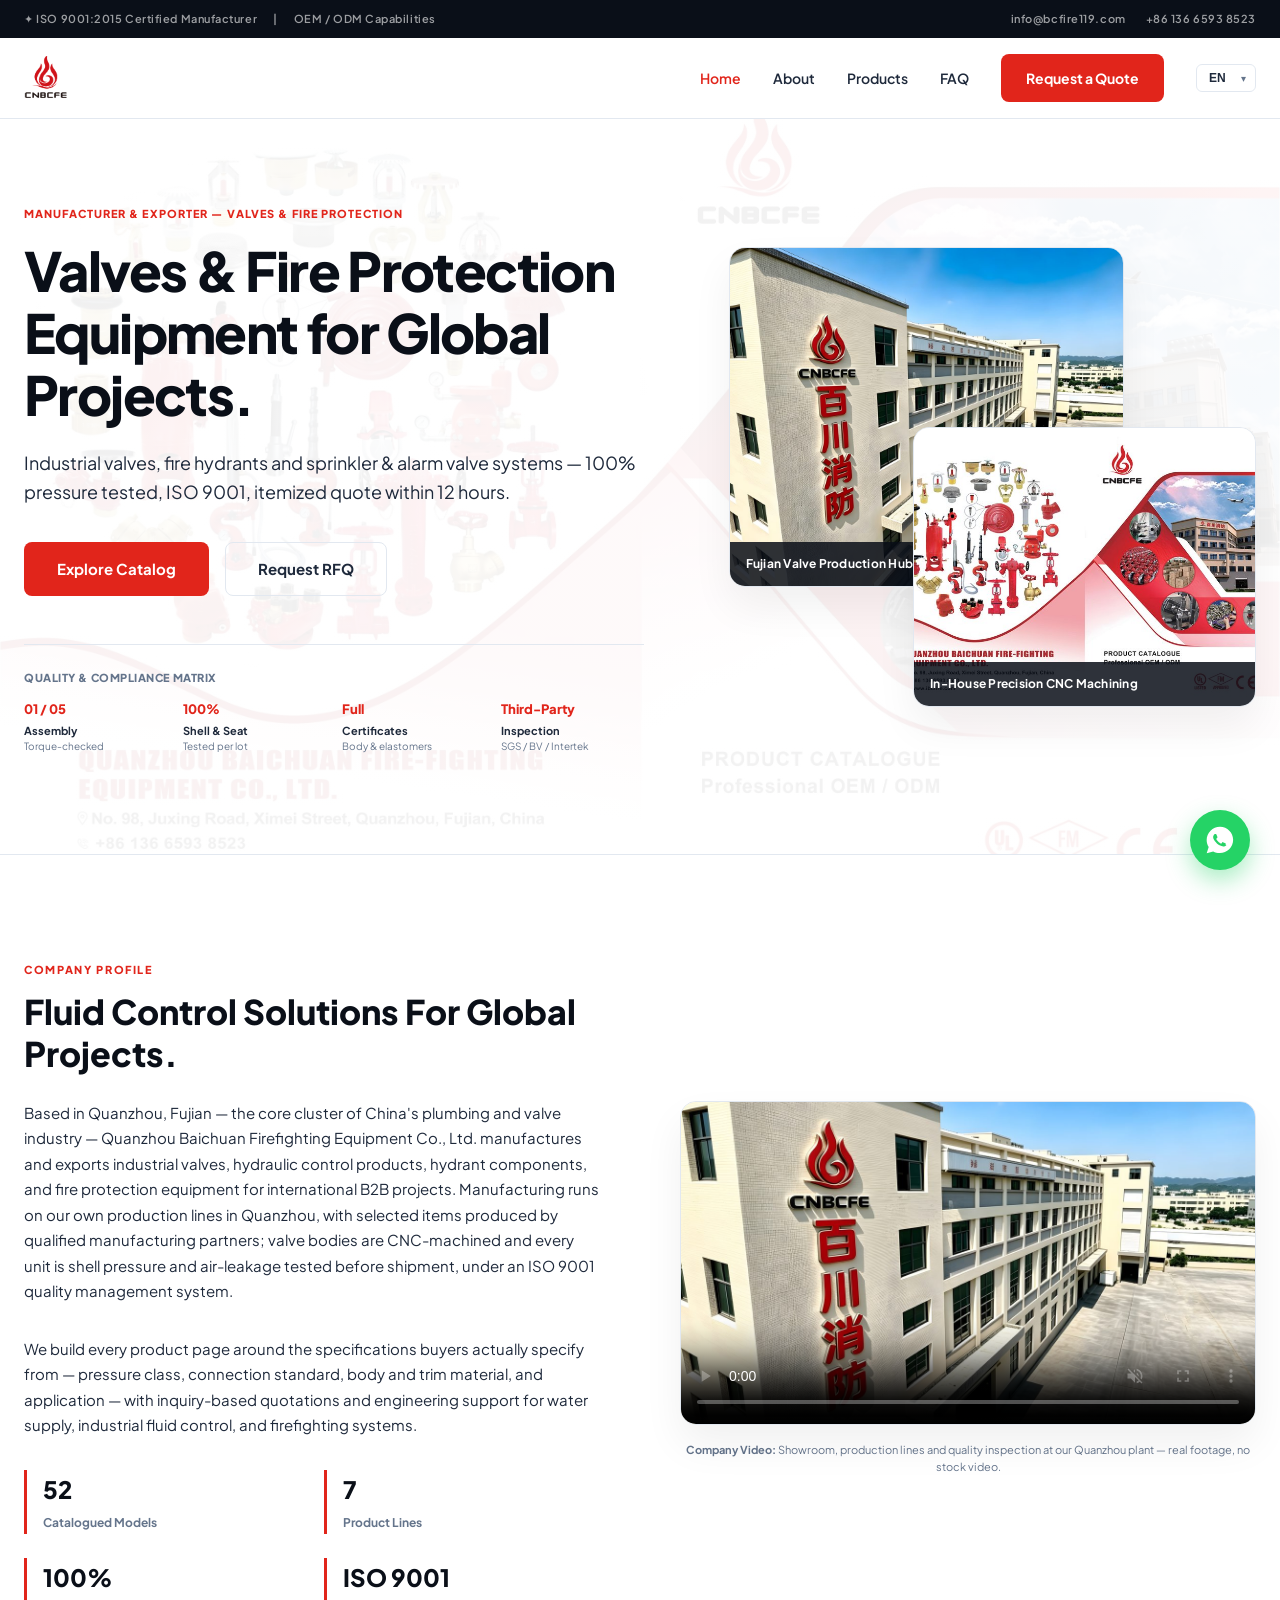
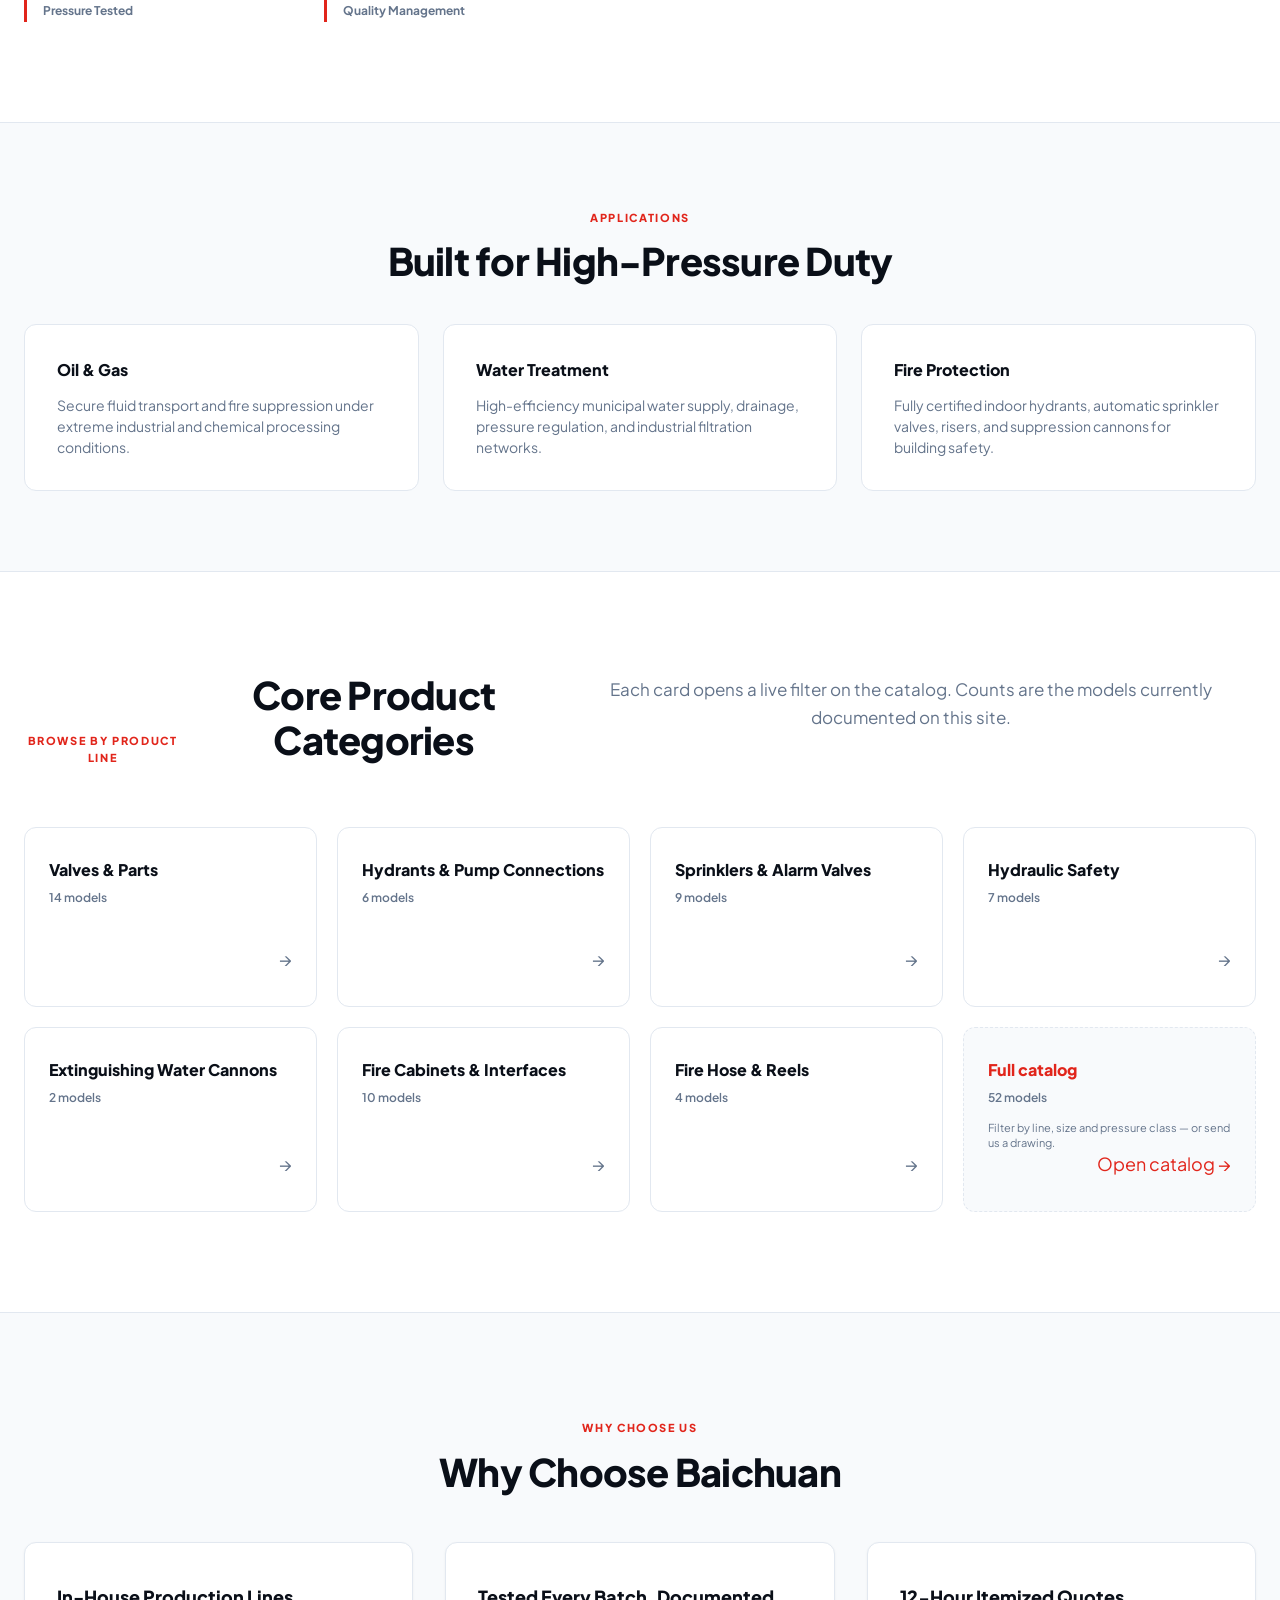
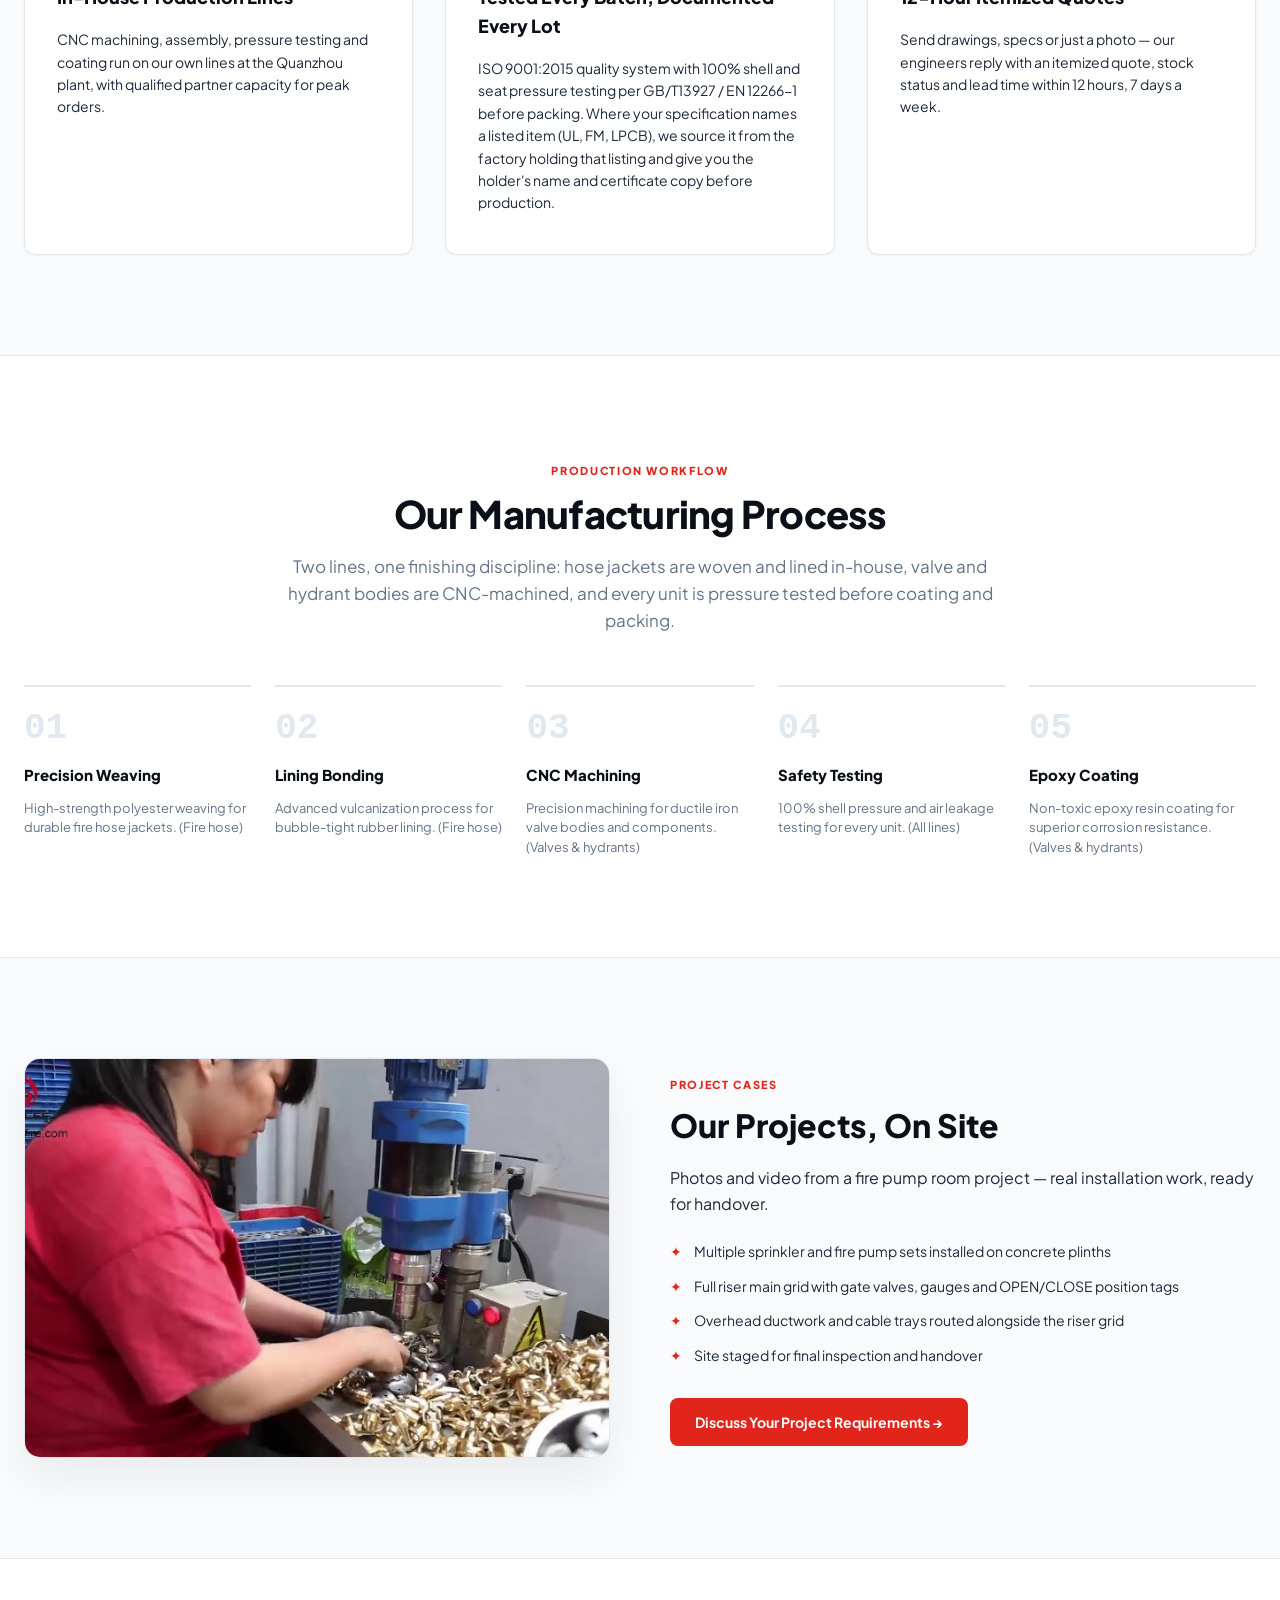
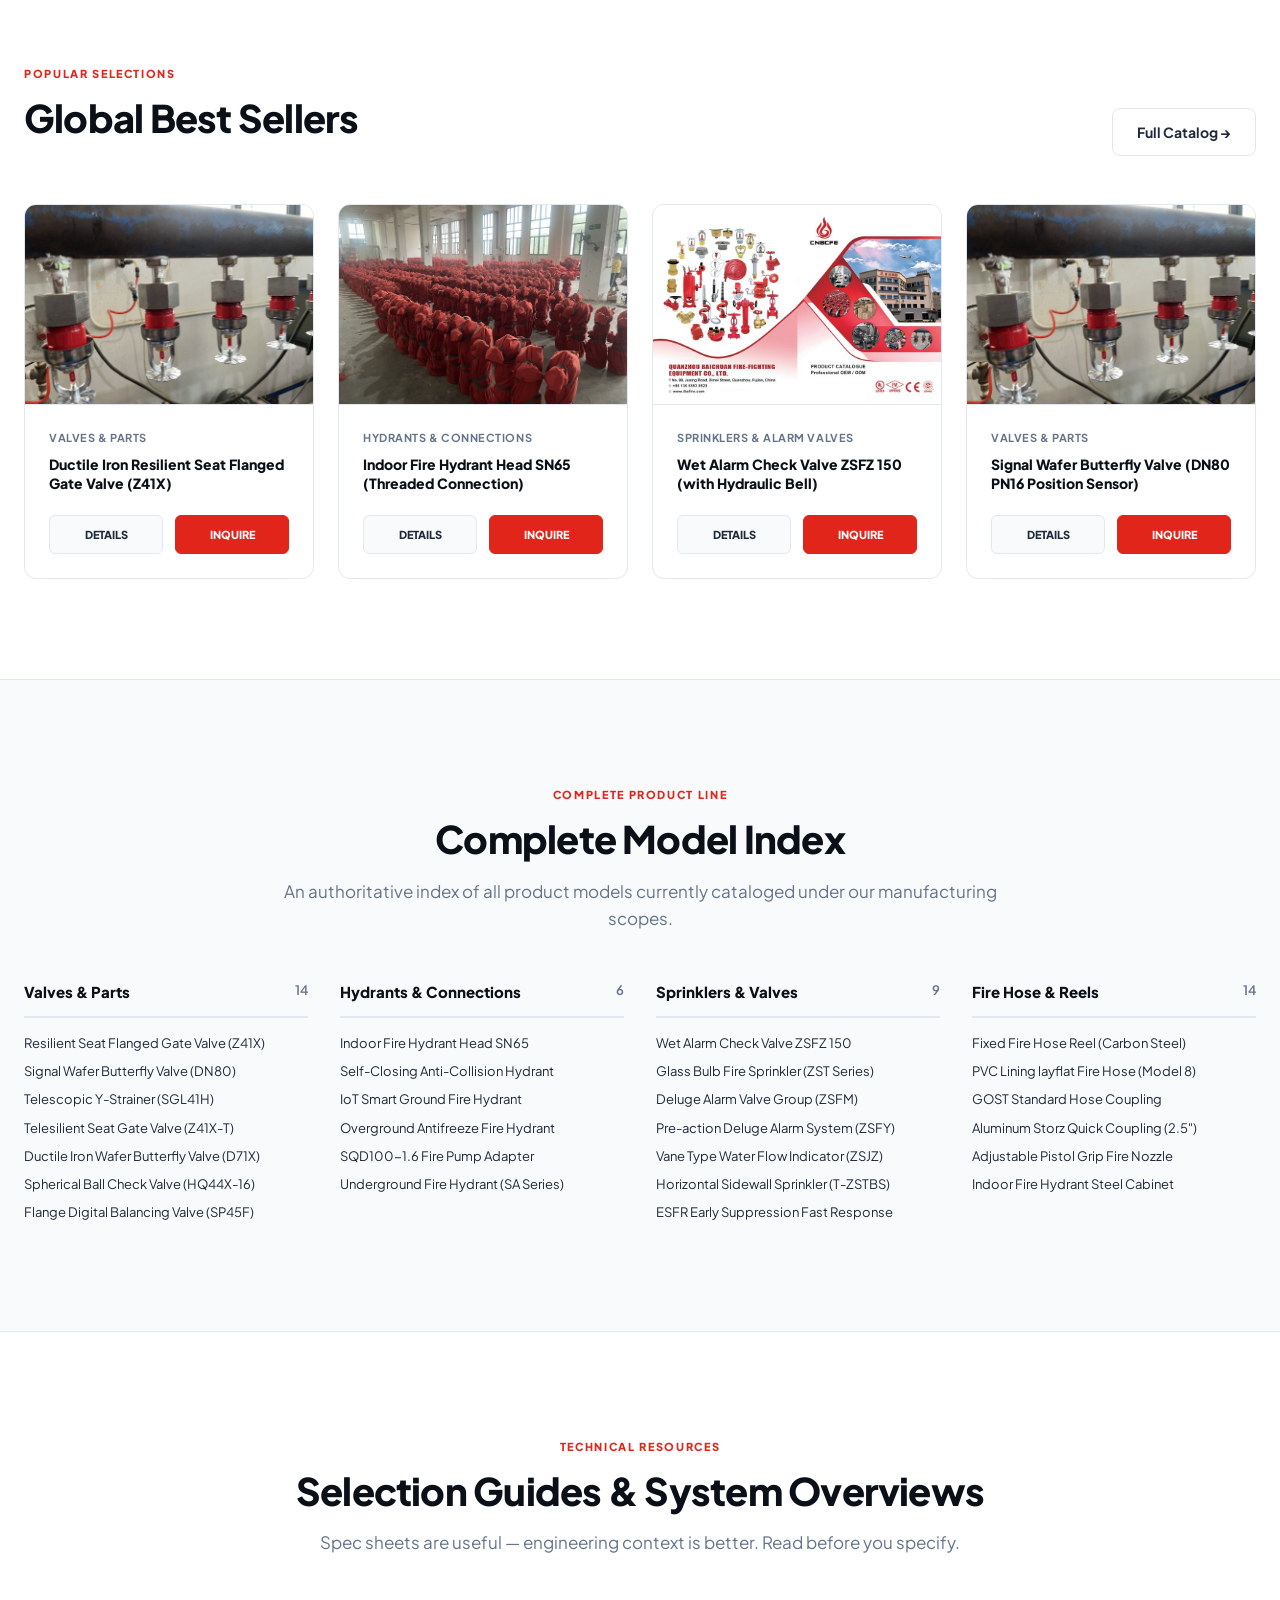
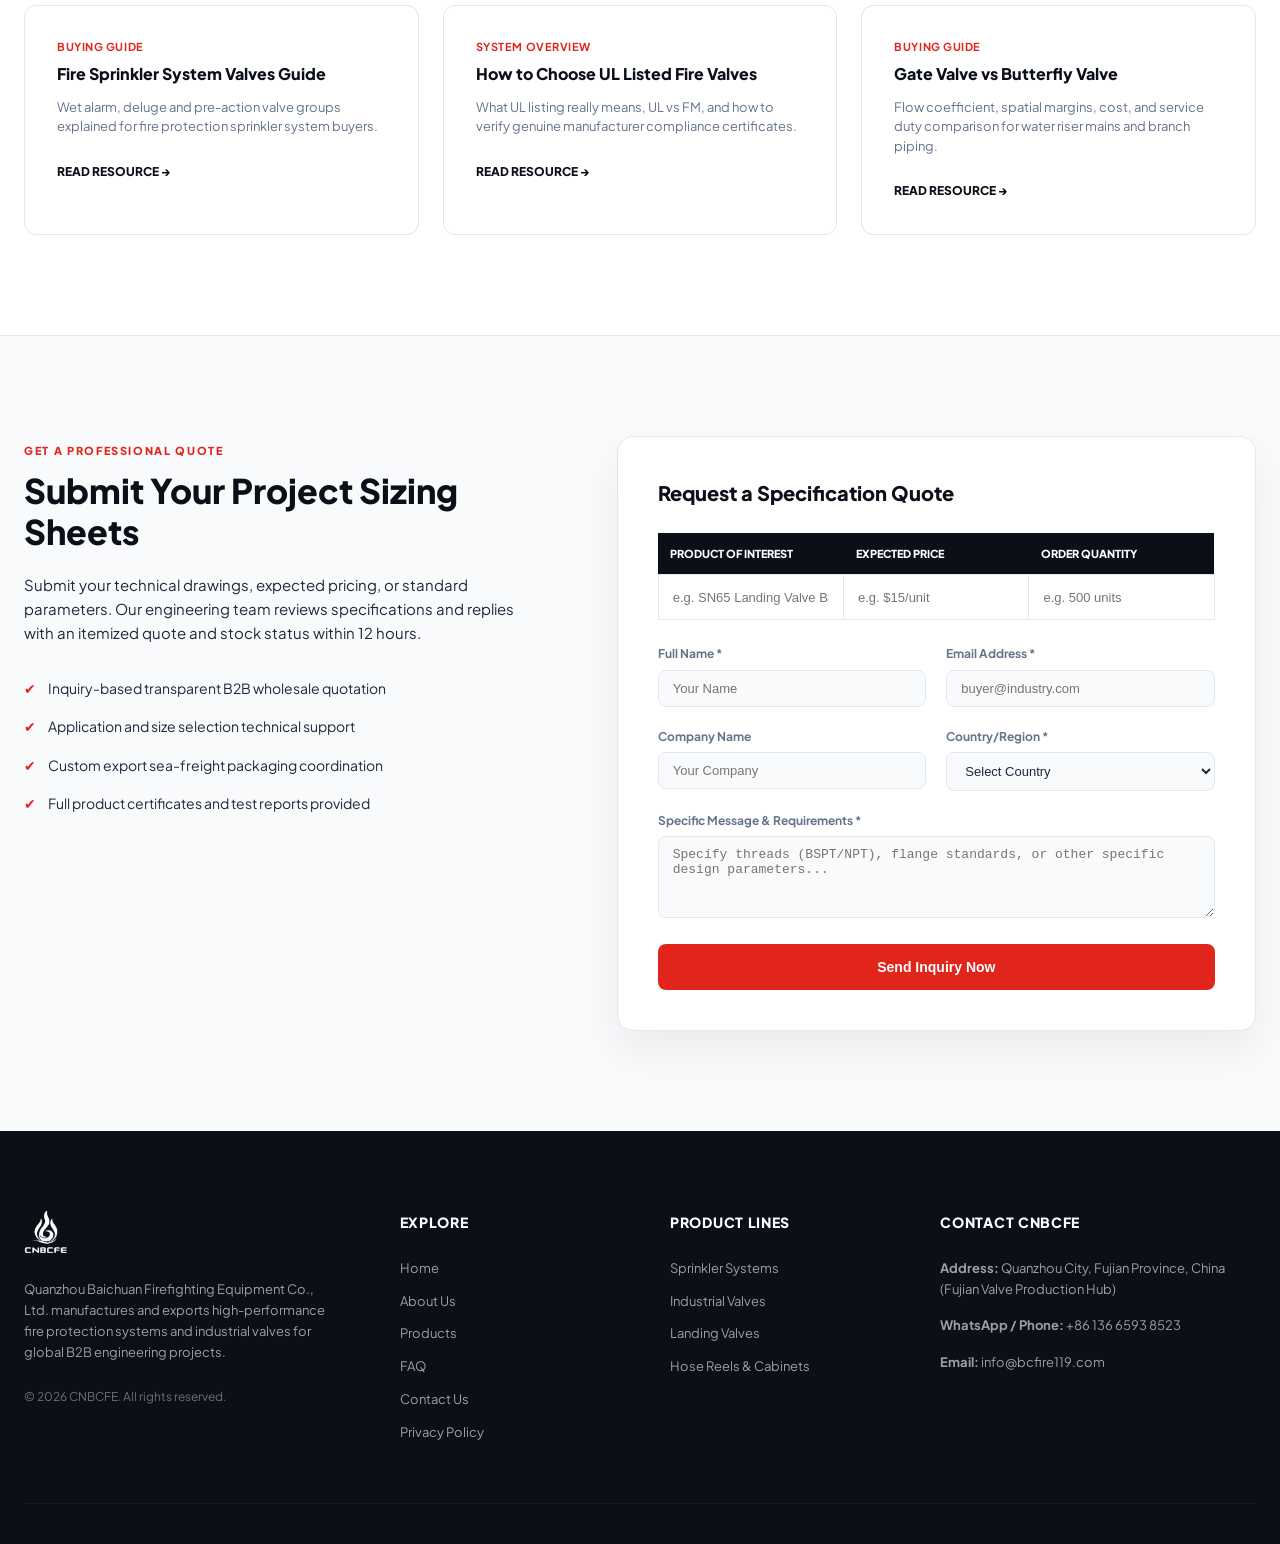
<file: index.html>
<!doctype html>
<html lang="en">
<head>
  <meta charset="utf-8">
  <meta name="viewport" content="width=device-width, initial-scale=1">
  <title>Valves & Fire Protection Equipment for Global Projects | Quanzhou Baichuan Firefighting</title>
  <meta name="description" content="ISO 9001 certified manufacturer of industrial valves, fire hydrants and sprinkler & alarm valve systems. 100% pressure tested, itemized quote within 12 hours.">
  <link rel="stylesheet" href="assets/styles.css?v=2.5">
</head>
<body>

  <!-- Topbar -->
  <div class="topbar">
    <div class="container topbar-inner">
      <div class="topbar-info">
        <span>✦ ISO 9001:2015 Certified Manufacturer</span>
        <span class="separator">|</span>
        <span>OEM / ODM Capabilities</span>
      </div>
      <div class="topbar-links">
        <a href="mailto:info@bcfire119.com">info@bcfire119.com</a>
        <a href="tel:+8613665938523">+86 136 6593 8523</a>
      </div>
    </div>
  </div>

  <!-- Header -->
  <header class="site-header">
    <div class="container nav-wrap">
      <a class="brand" href="index.html" aria-label="Baichuan Fire Home">
        <img class="logo-img" src="assets/images/logo.png" alt="CNBCFE Logo">
      </a>
      
      <button class="nav-toggle" aria-label="Toggle navigation" aria-expanded="false">
        <span></span>
        <span></span>
        <span></span>
      </button>

      <nav class="nav-menu" aria-label="Main Navigation">
        <a class="nav-link active" href="index.html">Home</a>
        <a class="nav-link" href="about.html">About</a>
        <a class="nav-link" href="products.html">Products</a>
        <a class="nav-link" href="faq.html">FAQ</a>
        <a class="btn btn-primary" href="contact.html">Request a Quote</a>
        <div class="lang-select-wrapper">
          <select class="lang-select" id="languageSelect" aria-label="Select Language">
            <option value="en">EN</option>
            <option value="ru">RU</option>
            <option value="pt">PT</option>
            <option value="hi">HI</option>
          </select>
        </div>
      </nav>
    </div>
  </header>

  <main>
    <!-- Hero Section (Wanlian Two-Column Style) -->
    <section class="hero-section">
      <div class="container hero-inner">
        <div class="hero-content">
          <span class="hero-badge">MANUFACTURER & EXPORTER — VALVES & FIRE PROTECTION</span>
          <h1 class="hero-title">Valves & Fire Protection Equipment for Global Projects.</h1>
          <p class="hero-subtitle">Industrial valves, fire hydrants and sprinkler & alarm valve systems — 100% pressure tested, ISO 9001, itemized quote within 12 hours.</p>
          <div class="hero-actions">
            <a class="btn btn-primary btn-lg" href="products.html">Explore Catalog</a>
            <a class="btn btn-outline btn-lg" href="#rfq">Request RFQ</a>
          </div>
          
          <!-- Wanlian Trust Highlights -->
          <div class="hero-trust-bar">
            <h4 class="trust-bar-title">Quality & Compliance Matrix</h4>
            <div class="trust-items-grid">
              <div class="trust-item-mini">
                <span class="trust-item-num">01 / 05</span>
                <span class="trust-item-label">Assembly</span>
                <span class="trust-item-sub">Torque-checked</span>
              </div>
              <div class="trust-item-mini">
                <span class="trust-item-num">100%</span>
                <span class="trust-item-label">Shell & Seat</span>
                <span class="trust-item-sub">Tested per lot</span>
              </div>
              <div class="trust-item-mini">
                <span class="trust-item-num">Full</span>
                <span class="trust-item-label">Certificates</span>
                <span class="trust-item-sub">Body & elastomers</span>
              </div>
              <div class="trust-item-mini">
                <span class="trust-item-num">Third-Party</span>
                <span class="trust-item-label">Inspection</span>
                <span class="trust-item-sub">SGS / BV / Intertek</span>
              </div>
            </div>
          </div>
        </div>
        
        <div class="hero-visual">
          <div class="hero-image-grid">
            <div class="hero-img-card hero-img-1">
              <img src="assets/images/manufacture-1.jpg" alt="Baichuan Plant Office Exterior">
              <div class="img-caption">Fujian Valve Production Hub</div>
            </div>
            <div class="hero-img-card hero-img-2">
              <img src="assets/images/product-showcase.jpg" alt="Precision CNC Machining Center">
              <div class="img-caption">In-House Precision CNC Machining</div>
            </div>
          </div>
        </div>
      </div>
    </section>

    <!-- Company Profile (Light Style with video inline) -->
    <section class="profile-section">
      <div class="container profile-inner">
        <div class="profile-content">
          <span class="section-badge">COMPANY PROFILE</span>
          <h2>Fluid Control Solutions For Global Projects.</h2>
          <p>Based in Quanzhou, Fujian — the core cluster of China's plumbing and valve industry — Quanzhou Baichuan Firefighting Equipment Co., Ltd. manufactures and exports industrial valves, hydraulic control products, hydrant components, and fire protection equipment for international B2B projects. Manufacturing runs on our own production lines in Quanzhou, with selected items produced by qualified manufacturing partners; valve bodies are CNC-machined and every unit is shell pressure and air-leakage tested before shipment, under an ISO 9001 quality management system.</p>
          <p>We build every product page around the specifications buyers actually specify from — pressure class, connection standard, body and trim material, and application — with inquiry-based quotations and engineering support for water supply, industrial fluid control, and firefighting systems.</p>
          
          <div class="profile-stats">
            <div class="p-stat-item">
              <span class="p-stat-num">52</span>
              <span class="p-stat-label">Catalogued Models</span>
            </div>
            <div class="p-stat-item">
              <span class="p-stat-num">7</span>
              <span class="p-stat-label">Product Lines</span>
            </div>
            <div class="p-stat-item">
              <span class="p-stat-num">100%</span>
              <span class="p-stat-label">Pressure Tested</span>
            </div>
            <div class="p-stat-item">
              <span class="p-stat-num">ISO 9001</span>
              <span class="p-stat-label">Quality Management</span>
            </div>
          </div>
        </div>
        
        <div class="profile-video-container">
          <div class="video-player-wrapper">
            <video controls autoplay muted loop playsinline poster="assets/images/manufacture-1.jpg" preload="auto">
              <source src="assets/videos/company_video.mp4" type="video/mp4">
              Your browser does not support the video tag.
            </video>
          </div>
          <p style="font-size: 11px; color: var(--text-muted); text-align: center; margin-top: 16px;">
            <strong>Company Video:</strong> Showroom, production lines and quality inspection at our Quanzhou plant — real footage, no stock video.
          </p>
        </div>
      </div>
    </section>

    <!-- Where They Are Used -->
    <section class="applications-section">
      <div class="container">
        <div class="section-header text-center">
          <span class="section-badge">APPLICATIONS</span>
          <h2 class="section-title">Built for High-Pressure Duty</h2>
        </div>
        
        <div class="app-grid">
          <div class="app-card">
            <h4>Oil & Gas</h4>
            <p>Secure fluid transport and fire suppression under extreme industrial and chemical processing conditions.</p>
          </div>
          <div class="app-card">
            <h4>Water Treatment</h4>
            <p>High-efficiency municipal water supply, drainage, pressure regulation, and industrial filtration networks.</p>
          </div>
          <div class="app-card">
            <h4>Fire Protection</h4>
            <p>Fully certified indoor hydrants, automatic sprinkler valves, risers, and suppression cannons for building safety.</p>
          </div>
        </div>
      </div>
    </section>

    <!-- Browse by Product Line -->
    <section class="categories-section">
      <div class="container">
        <div class="section-header text-center">
          <span class="section-badge">Browse by Product Line</span>
          <h2 class="section-title">Core Product Categories</h2>
          <p class="section-desc" style="margin: 0 auto 48px;">Each card opens a live filter on the catalog. Counts are the models currently documented on this site.</p>
        </div>

        <div class="category-grid">
          <a class="category-card" href="products/valves.html">
            <div>
              <div class="cat-title">Valves & Parts</div>
              <div class="cat-count">14 models</div>
            </div>
            <div class="cat-arrow">→</div>
          </a>

          <a class="category-card" href="products/hydrants.html">
            <div>
              <div class="cat-title">Hydrants & Pump Connections</div>
              <div class="cat-count">6 models</div>
            </div>
            <div class="cat-arrow">→</div>
          </a>

          <a class="category-card" href="products/sprinklers.html">
            <div>
              <div class="cat-title">Sprinklers & Alarm Valves</div>
              <div class="cat-count">9 models</div>
            </div>
            <div class="cat-arrow">→</div>
          </a>

          <a class="category-card" href="products/valves.html">
            <div>
              <div class="cat-title">Hydraulic Safety</div>
              <div class="cat-count">7 models</div>
            </div>
            <div class="cat-arrow">→</div>
          </a>

          <a class="category-card" href="products/sprinklers.html">
            <div>
              <div class="cat-title">Extinguishing Water Cannons</div>
              <div class="cat-count">2 models</div>
            </div>
            <div class="cat-arrow">→</div>
          </a>

          <a class="category-card" href="products/hose-reels.html">
            <div>
              <div class="cat-title">Fire Cabinets & Interfaces</div>
              <div class="cat-count">10 models</div>
            </div>
            <div class="cat-arrow">→</div>
          </a>

          <a class="category-card" href="products/hose-reels.html">
            <div>
              <div class="cat-title">Fire Hose & Reels</div>
              <div class="cat-count">4 models</div>
            </div>
            <div class="cat-arrow">→</div>
          </a>

          <a class="category-card cta-card" href="products.html">
            <div>
              <div class="cat-title">Full catalog</div>
              <div class="cat-count">52 models</div>
              <p style="font-size: 11px; color: var(--text-muted); margin-top: 12px; line-height: 1.4;">Filter by line, size and pressure class — or send us a drawing.</p>
            </div>
            <div class="cat-arrow" style="color: var(--primary);">Open catalog →</div>
          </a>
        </div>
      </div>
    </section>

    <!-- Why Choose Us -->
    <section class="why-section">
      <div class="container">
        <div class="section-header text-center">
          <span class="section-badge">WHY CHOOSE US</span>
          <h2 class="section-title">Why Choose Baichuan</h2>
        </div>
        
        <div class="why-grid">
          <div class="why-card">
            <h3>In-House Production Lines</h3>
            <p>CNC machining, assembly, pressure testing and coating run on our own lines at the Quanzhou plant, with qualified partner capacity for peak orders.</p>
          </div>
          <div class="why-card">
            <h3>Tested Every Batch, Documented Every Lot</h3>
            <p>ISO 9001:2015 quality system with 100% shell and seat pressure testing per GB/T13927 / EN 12266-1 before packing. Where your specification names a listed item (UL, FM, LPCB), we source it from the factory holding that listing and give you the holder's name and certificate copy before production.</p>
          </div>
          <div class="why-card">
            <h3>12-Hour Itemized Quotes</h3>
            <p>Send drawings, specs or just a photo — our engineers reply with an itemized quote, stock status and lead time within 12 hours, 7 days a week.</p>
          </div>
        </div>
      </div>
    </section>

    <!-- Production Workflow Section (5-Steps Row) -->
    <section class="workflow-section">
      <div class="container">
        <div class="section-header text-center">
          <span class="section-badge">PRODUCTION WORKFLOW</span>
          <h2 class="section-title">Our Manufacturing Process</h2>
          <p class="section-desc" style="margin: 0 auto 48px;">Two lines, one finishing discipline: hose jackets are woven and lined in-house, valve and hydrant bodies are CNC-machined, and every unit is pressure tested before coating and packing.</p>
        </div>
        
        <div class="workflow-grid">
          <div class="workflow-step">
            <div class="step-num">01</div>
            <h4>Precision Weaving</h4>
            <p>High-strength polyester weaving for durable fire hose jackets. (Fire hose)</p>
          </div>
          <div class="workflow-step">
            <div class="step-num">02</div>
            <h4>Lining Bonding</h4>
            <p>Advanced vulcanization process for bubble-tight rubber lining. (Fire hose)</p>
          </div>
          <div class="workflow-step">
            <div class="step-num">03</div>
            <h4>CNC Machining</h4>
            <p>Precision machining for ductile iron valve bodies and components. (Valves & hydrants)</p>
          </div>
          <div class="workflow-step">
            <div class="step-num">04</div>
            <h4>Safety Testing</h4>
            <p>100% shell pressure and air leakage testing for every unit. (All lines)</p>
          </div>
          <div class="workflow-step">
            <div class="step-num">05</div>
            <h4>Epoxy Coating</h4>
            <p>Non-toxic epoxy resin coating for superior corrosion resistance. (Valves & hydrants)</p>
          </div>
        </div>
      </div>
    </section>

    <!-- Project Cases Section -->
    <section class="case-section">
      <div class="container case-wrapper">
        <div class="case-visual">
          <img src="assets/images/manufacture-3.jpg" alt="Commercial Fire Pump Room Installation">
        </div>
        <div class="case-content">
          <span class="section-badge">PROJECT CASES</span>
          <h2>Our Projects, On Site</h2>
          <p>Photos and video from a fire pump room project — real installation work, ready for handover.</p>
          <ul class="case-list">
            <li>Multiple sprinkler and fire pump sets installed on concrete plinths</li>
            <li>Full riser main grid with gate valves, gauges and OPEN/CLOSE position tags</li>
            <li>Overhead ductwork and cable trays routed alongside the riser grid</li>
            <li>Site staged for final inspection and handover</li>
          </ul>
          <a class="btn btn-primary" href="contact.html">Discuss Your Project Requirements →</a>
        </div>
      </div>
    </section>

    <!-- Global Best Sellers (Product Cards) -->
    <section class="sellers-section">
      <div class="container">
        <div class="section-header">
          <div>
            <span class="section-badge">POPULAR SELECTIONS</span>
            <h2 class="section-title">Global Best Sellers</h2>
          </div>
          <a class="btn btn-outline" href="products.html">Full Catalog →</a>
        </div>

        <div class="product-grid">
          <!-- Card 1 -->
          <div class="product-card">
            <div class="product-img-box">
              <img src="assets/images/valve-cat.jpg" alt="Flanged Gate Valve Z41X">
            </div>
            <div class="product-info-box">
              <div>
                <div class="product-meta">Valves & Parts</div>
                <h4 class="product-title">Ductile Iron Resilient Seat Flanged Gate Valve (Z41X)</h4>
              </div>
              <div class="product-btn-group">
                <a href="products/valves.html" class="product-btn btn-details">DETAILS</a>
                <a href="contact.html?product=Gate%20Valve%20Z41X" class="product-btn btn-inquire">INQUIRE</a>
              </div>
            </div>
          </div>

          <!-- Card 2 -->
          <div class="product-card">
            <div class="product-img-box">
              <img src="assets/images/hydrant-cat.jpg" alt="Indoor Fire Hydrant SN65">
            </div>
            <div class="product-info-box">
              <div>
                <div class="product-meta">Hydrants & Connections</div>
                <h4 class="product-title">Indoor Fire Hydrant Head SN65 (Threaded Connection)</h4>
              </div>
              <div class="product-btn-group">
                <a href="products/hydrants.html" class="product-btn btn-details">DETAILS</a>
                <a href="contact.html?product=Hydrant%20Head%20SN65" class="product-btn btn-inquire">INQUIRE</a>
              </div>
            </div>
          </div>

          <!-- Card 3 -->
          <div class="product-card">
            <div class="product-img-box">
              <img src="assets/images/product-showcase.jpg" alt="Wet Alarm Check Valve ZSFZ">
            </div>
            <div class="product-info-box">
              <div>
                <div class="product-meta">Sprinklers & Alarm Valves</div>
                <h4 class="product-title">Wet Alarm Check Valve ZSFZ 150 (with Hydraulic Bell)</h4>
              </div>
              <div class="product-btn-group">
                <a href="products/sprinklers.html" class="product-btn btn-details">DETAILS</a>
                <a href="contact.html?product=Alarm%20Valve%20ZSFZ" class="product-btn btn-inquire">INQUIRE</a>
              </div>
            </div>
          </div>

          <!-- Card 4 -->
          <div class="product-card">
            <div class="product-img-box">
              <img src="assets/images/valve-cat.jpg" alt="Signal Butterfly Valve">
            </div>
            <div class="product-info-box">
              <div>
                <div class="product-meta">Valves & Parts</div>
                <h4 class="product-title">Signal Wafer Butterfly Valve (DN80 PN16 Position Sensor)</h4>
              </div>
              <div class="product-btn-group">
                <a href="products/valves.html" class="product-btn btn-details">DETAILS</a>
                <a href="contact.html?product=Butterfly%20Valve%20DN80" class="product-btn btn-inquire">INQUIRE</a>
              </div>
            </div>
          </div>
        </div>
      </div>
    </section>

    <!-- Full Model Index (High-Density Columns) -->
    <section class="index-section">
      <div class="container">
        <div class="section-header text-center">
          <span class="section-badge">COMPLETE PRODUCT LINE</span>
          <h2 class="section-title">Complete Model Index</h2>
          <p class="section-desc" style="margin: 0 auto 48px;">An authoritative index of all product models currently cataloged under our manufacturing scopes.</p>
        </div>

        <div class="index-grid">
          <!-- Col 1 -->
          <div class="index-col">
            <h3>Valves & Parts <span>14</span></h3>
            <ul class="index-list">
              <li><a href="products/valves.html">Resilient Seat Flanged Gate Valve (Z41X)</a></li>
              <li><a href="products/valves.html">Signal Wafer Butterfly Valve (DN80)</a></li>
              <li><a href="products/valves.html">Telescopic Y-Strainer (SGL41H)</a></li>
              <li><a href="products/valves.html">Telesilient Seat Gate Valve (Z41X-T)</a></li>
              <li><a href="products/valves.html">Ductile Iron Wafer Butterfly Valve (D71X)</a></li>
              <li><a href="products/valves.html">Spherical Ball Check Valve (HQ44X-16)</a></li>
              <li><a href="products/valves.html">Flange Digital Balancing Valve (SP45F)</a></li>
            </ul>
          </div>

          <!-- Col 2 -->
          <div class="index-col">
            <h3>Hydrants & Connections <span>6</span></h3>
            <ul class="index-list">
              <li><a href="products/hydrants.html">Indoor Fire Hydrant Head SN65</a></li>
              <li><a href="products/hydrants.html">Self-Closing Anti-Collision Hydrant</a></li>
              <li><a href="products/hydrants.html">IoT Smart Ground Fire Hydrant</a></li>
              <li><a href="products/hydrants.html">Overground Antifreeze Fire Hydrant</a></li>
              <li><a href="products/hydrants.html">SQD100-1.6 Fire Pump Adapter</a></li>
              <li><a href="products/hydrants.html">Underground Fire Hydrant (SA Series)</a></li>
            </ul>
          </div>

          <!-- Col 3 -->
          <div class="index-col">
            <h3>Sprinklers & Valves <span>9</span></h3>
            <ul class="index-list">
              <li><a href="products/sprinklers.html">Wet Alarm Check Valve ZSFZ 150</a></li>
              <li><a href="products/sprinklers.html">Glass Bulb Fire Sprinkler (ZST Series)</a></li>
              <li><a href="products/sprinklers.html">Deluge Alarm Valve Group (ZSFM)</a></li>
              <li><a href="products/sprinklers.html">Pre-action Deluge Alarm System (ZSFY)</a></li>
              <li><a href="products/sprinklers.html">Vane Type Water Flow Indicator (ZSJZ)</a></li>
              <li><a href="products/sprinklers.html">Horizontal Sidewall Sprinkler (T-ZSTBS)</a></li>
              <li><a href="products/sprinklers.html">ESFR Early Suppression Fast Response</a></li>
            </ul>
          </div>

          <!-- Col 4 -->
          <div class="index-col">
            <h3>Fire Hose & Reels <span>14</span></h3>
            <ul class="index-list">
              <li><a href="products/hose-reels.html">Fixed Fire Hose Reel (Carbon Steel)</a></li>
              <li><a href="products/hose-reels.html">PVC Lining layflat Fire Hose (Model 8)</a></li>
              <li><a href="products/hose-reels.html">GOST Standard Hose Coupling</a></li>
              <li><a href="products/hose-reels.html">Aluminum Storz Quick Coupling (2.5")</a></li>
              <li><a href="products/hose-reels.html">Adjustable Pistol Grip Fire Nozzle</a></li>
              <li><a href="products/hose-reels.html">Indoor Fire Hydrant Steel Cabinet</a></li>
            </ul>
          </div>
        </div>
      </div>
    </section>

    <!-- Technical Resources -->
    <section class="resources-section">
      <div class="container">
        <div class="section-header text-center">
          <span class="section-badge">TECHNICAL RESOURCES</span>
          <h2 class="section-title">Selection Guides & System Overviews</h2>
          <p class="section-desc" style="margin: 0 auto 48px;">Spec sheets are useful — engineering context is better. Read before you specify.</p>
        </div>

        <div class="resources-grid">
          <!-- Guide 1 -->
          <div class="resource-card">
            <div class="res-meta">Buying Guide</div>
            <h3>Fire Sprinkler System Valves Guide</h3>
            <p>Wet alarm, deluge and pre-action valve groups explained for fire protection sprinkler system buyers.</p>
            <a href="faq.html" class="res-link">Read Resource →</a>
          </div>

          <!-- Guide 2 -->
          <div class="resource-card">
            <div class="res-meta">System Overview</div>
            <h3>How to Choose UL Listed Fire Valves</h3>
            <p>What UL listing really means, UL vs FM, and how to verify genuine manufacturer compliance certificates.</p>
            <a href="faq.html" class="res-link">Read Resource →</a>
          </div>

          <!-- Guide 3 -->
          <div class="resource-card">
            <div class="res-meta">Buying Guide</div>
            <h3>Gate Valve vs Butterfly Valve</h3>
            <p>Flow coefficient, spatial margins, cost, and service duty comparison for water riser mains and branch piping.</p>
            <a href="faq.html" class="res-link">Read Resource →</a>
          </div>
        </div>
      </div>
    </section>

    <!-- Technical Quote Form Section -->
    <section class="rfq-section" id="rfq">
      <div class="container rfq-wrapper">
        <div class="rfq-info">
          <span class="section-badge">GET A PROFESSIONAL QUOTE</span>
          <h2>Submit Your Project Sizing Sheets</h2>
          <p>Submit your technical drawings, expected pricing, or standard parameters. Our engineering team reviews specifications and replies with an itemized quote and stock status within 12 hours.</p>
          <ul class="rfq-list">
            <li>Inquiry-based transparent B2B wholesale quotation</li>
            <li>Application and size selection technical support</li>
            <li>Custom export sea-freight packaging coordination</li>
            <li>Full product certificates and test reports provided</li>
          </ul>
        </div>
        
        <div class="rfq-card">
          <h3>Request a Specification Quote</h3>
          <form id="rfqForm">
            <!-- Sizing Table (Wanlian style) -->
            <table class="specs-table">
              <thead>
                <tr>
                  <th>Product of Interest</th>
                  <th>Expected Price</th>
                  <th>Order Quantity</th>
                </tr>
              </thead>
              <tbody>
                <tr>
                  <td><input type="text" placeholder="e.g. SN65 Landing Valve BSPT"></td>
                  <td><input type="text" placeholder="e.g. $15/unit"></td>
                  <td><input type="text" placeholder="e.g. 500 units"></td>
                </tr>
              </tbody>
            </table>

            <div class="form-row">
              <div class="form-group">
                <label for="rfqName">Full Name *</label>
                <input type="text" id="rfqName" required placeholder="Your Name">
              </div>
              <div class="form-group">
                <label for="rfqEmail">Email Address *</label>
                <input type="email" id="rfqEmail" required placeholder="buyer@industry.com">
              </div>
            </div>
            
            <div class="form-row">
              <div class="form-group">
                <label for="rfqCompany">Company Name</label>
                <input type="text" id="rfqCompany" placeholder="Your Company">
              </div>
              <div class="form-group">
                <label for="rfqCountry">Country/Region *</label>
                <select id="rfqCountry" required>
                  <option value="" disabled selected>Select Country</option>
                  <option value="sa">Saudi Arabia</option>
                  <option value="ae">United Arab Emirates</option>
                  <option value="ru">Russia</option>
                  <option value="tr">Turkey</option>
                  <option value="other">Other Global Markets</option>
                </select>
              </div>
            </div>
            
            <div class="form-group">
              <label for="rfqSpecs">Specific Message & Requirements *</label>
              <textarea id="rfqSpecs" required rows="4" placeholder="Specify threads (BSPT/NPT), flange standards, or other specific design parameters..."></textarea>
            </div>
            
            <button type="submit" class="btn btn-primary btn-block">Send Inquiry Now</button>
          </form>
          
          <div id="rfqSuccess" class="form-success-msg" style="display: none;">
            <h4>✔ Inquiry Received Successfully!</h4>
            <p>Our sales and engineering team will review your requirements and reply within 12 hours.</p>
            <a href="https://wa.me/8613665938523" class="btn btn-whatsapp btn-block" style="margin-top: 20px;">Chat Immediately on WhatsApp</a>
          </div>
        </div>
      </div>
    </section>
  </main>

  <!-- Footer -->
  <footer class="site-footer">
    <div class="container footer-inner">
      <div class="footer-brand-column">
        <a class="brand brand-footer" href="index.html">
          <img class="logo-img" src="assets/images/logo.png" alt="CNBCFE Logo">
        </a>
        <p class="footer-about">Quanzhou Baichuan Firefighting Equipment Co., Ltd. manufactures and exports high-performance fire protection systems and industrial valves for global B2B engineering projects.</p>
        <p class="footer-copy">&copy; 2026 CNBCFE. All rights reserved.</p>
      </div>
      
      <div class="footer-links-column">
        <h4>Explore</h4>
        <ul class="footer-links">
          <li><a href="index.html">Home</a></li>
          <li><a href="about.html">About Us</a></li>
          <li><a href="products.html">Products</a></li>
          <li><a href="faq.html">FAQ</a></li>
          <li><a href="contact.html">Contact Us</a></li>
          <li><a href="privacy.html">Privacy Policy</a></li>
        </ul>
      </div>

      <div class="footer-links-column">
        <h4>Product Lines</h4>
        <ul class="footer-links">
          <li><a href="products/sprinklers.html">Sprinkler Systems</a></li>
          <li><a href="products/valves.html">Industrial Valves</a></li>
          <li><a href="products/hydrants.html">Landing Valves</a></li>
          <li><a href="products/hose-reels.html">Hose Reels & Cabinets</a></li>
        </ul>
      </div>
      
      <div class="footer-contact-column">
        <h4>Contact CNBCFE</h4>
        <p class="contact-info-item">
          <strong>Address:</strong> Quanzhou City, Fujian Province, China (Fujian Valve Production Hub)
        </p>
        <p class="contact-info-item">
          <strong>WhatsApp / Phone:</strong> <a href="https://wa.me/8613665938523">+86 136 6593 8523</a>
        </p>
        <p class="contact-info-item">
          <strong>Email:</strong> <a href="mailto:info@bcfire119.com">info@bcfire119.com</a>
        </p>
      </div>
    </div>
  </footer>

  <!-- WhatsApp Float Widget -->
  <a href="https://wa.me/8613665938523" class="whatsapp-float" target="_blank" rel="noopener noreferrer" aria-label="Contact on WhatsApp">
    <svg class="whatsapp-icon" viewBox="0 0 24 24" fill="none" xmlns="http://www.w3.org/2000/svg">
      <path d="M12.012 2C6.48 2 2 6.48 2 12.012c0 1.944.552 3.756 1.512 5.304L2.016 22l4.86-1.464c1.476.816 3.168 1.284 4.968 1.284 5.532 0 10.008-4.476 10.008-10.008C21.852 6.48 17.544 2 12.012 2zm4.848 13.56c-.24.672-1.224 1.224-1.728 1.284-.456.048-.996.096-2.988-.72-2.544-1.044-4.164-3.612-4.296-3.78-.12-.168-.996-1.32-.996-2.52 0-1.2.624-1.788.84-2.04.216-.252.48-.312.636-.312.156 0 .312 0 .444.012.144.012.336-.06.528.396.192.48.672 1.632.732 1.752.06.12.096.264.012.432-.084.168-.132.276-.264.432-.132.156-.276.348-.396.468-.132.132-.264.276-.108.54.156.264.708 1.164 1.512 1.884.12.108.24.216.36.312 1.044.888 1.644 1.152 1.884.972.24-.18.528-.612.744-.924.156-.228.324-.192.528-.12.216.072 1.356.636 1.584.756.228.12.384.18.444.276.06.096.06.552-.18 1.224z" fill="currentColor"/>
    </svg>
    <span class="whatsapp-badge">WhatsApp</span>
  </a>

  <!-- Script (translation logic and UI helpers) -->
  <script src="assets/script.js?v=2.5"></script>
</body>
</html>
</file>
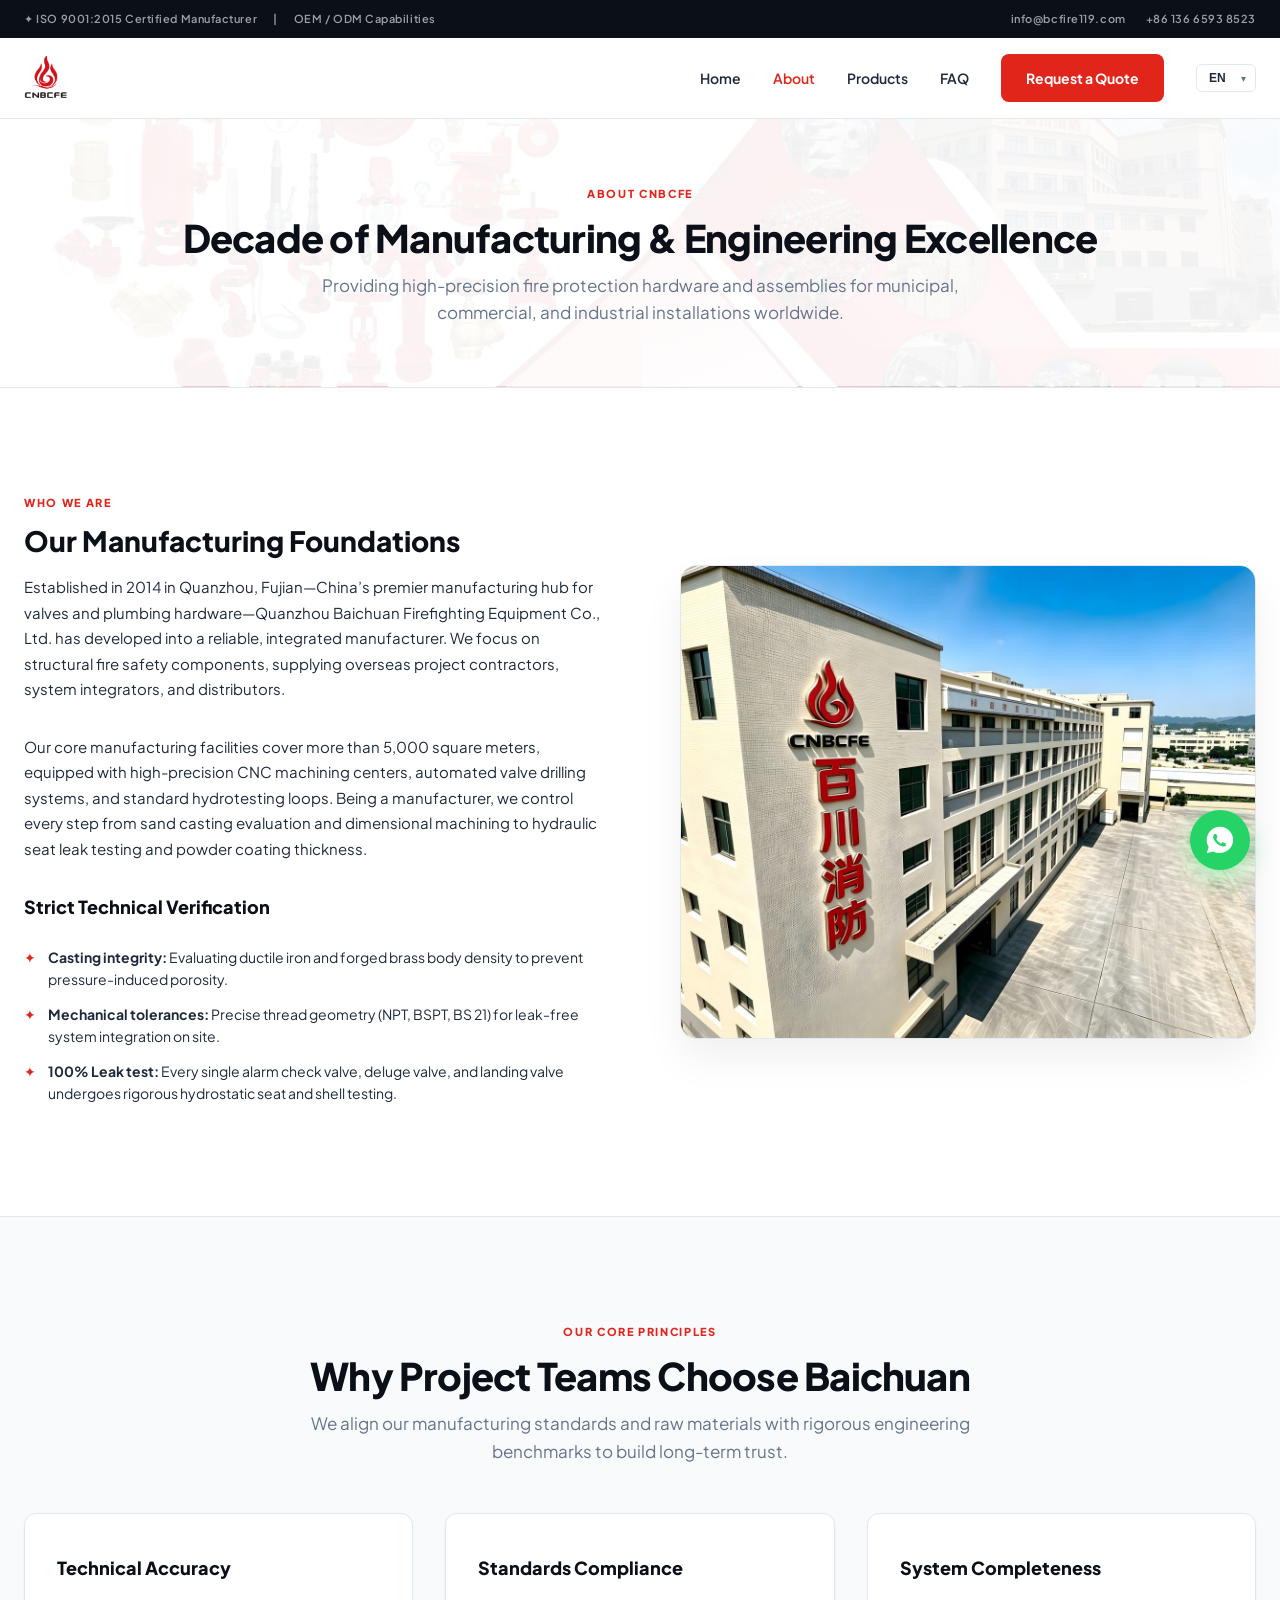
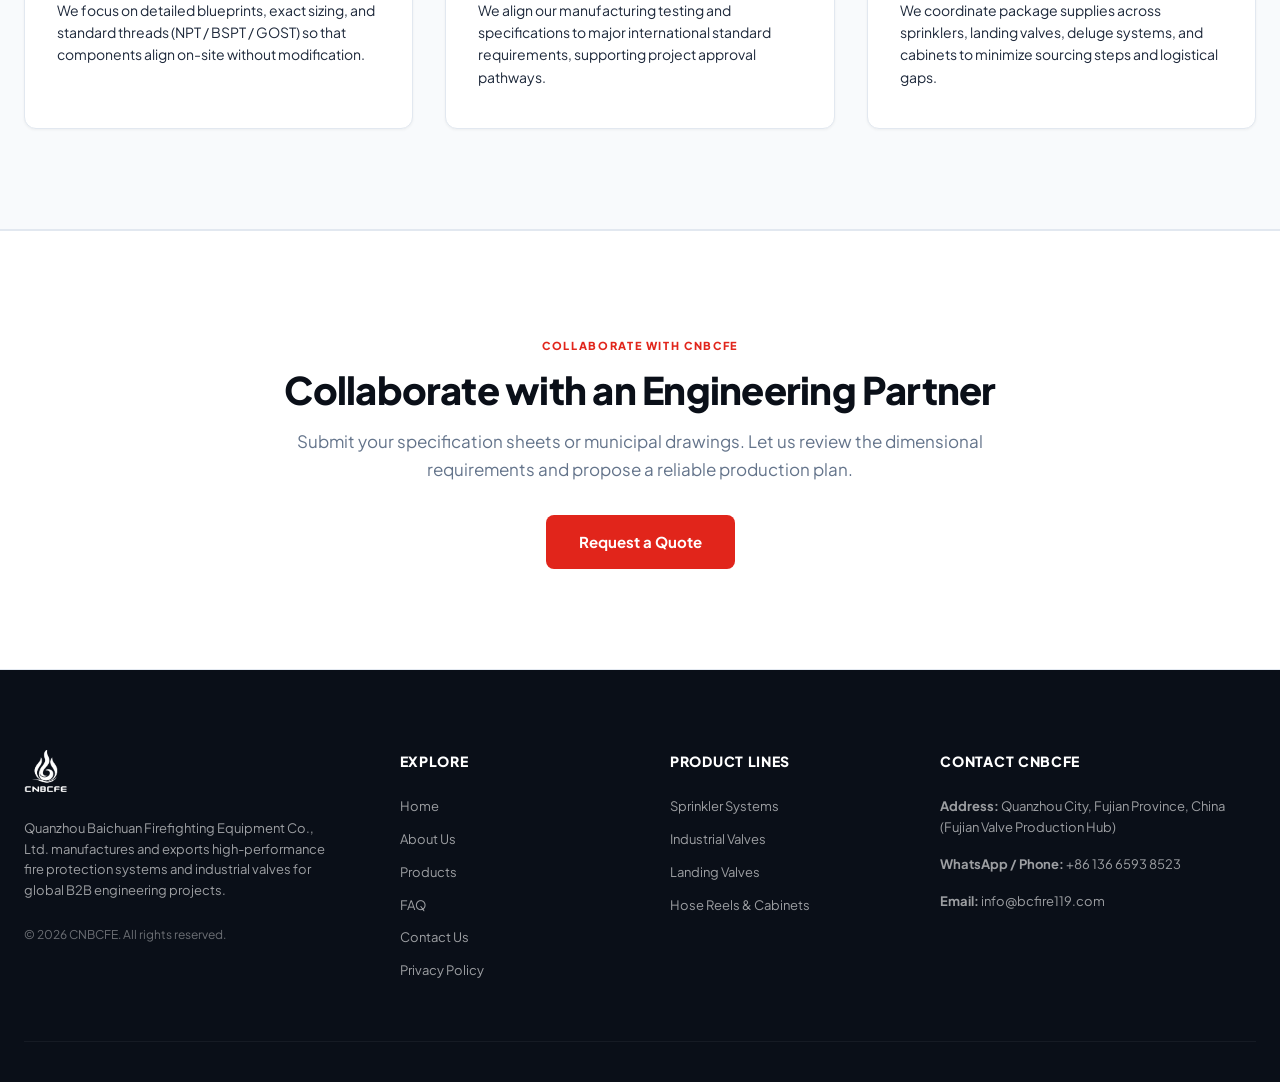
<file: about.html>
<!doctype html>
<html lang="en">
<head>
  <meta charset="utf-8">
  <meta name="viewport" content="width=device-width, initial-scale=1">
  <title>About CNBCFE | Decades of Engineering & Manufacturing Excellence</title>
  <meta name="description" content="Learn about Quanzhou Baichuan Firefighting Equipment Co., Ltd. and our strict engineering, machining, and 100% pressure testing standards.">
  <link rel="stylesheet" href="assets/styles.css?v=2.5">
</head>
<body>

  <!-- Topbar -->
  <div class="topbar">
    <div class="container topbar-inner">
      <div class="topbar-info">
        <span>✦ ISO 9001:2015 Certified Manufacturer</span>
        <span class="separator">|</span>
        <span>OEM / ODM Capabilities</span>
      </div>
      <div class="topbar-links">
        <a href="mailto:info@bcfire119.com">info@bcfire119.com</a>
        <a href="tel:+8613665938523">+86 136 6593 8523</a>
      </div>
    </div>
  </div>

  <!-- Header -->
  <header class="site-header">
    <div class="container nav-wrap">
      <a class="brand" href="index.html" aria-label="Baichuan Fire Home">
        <img class="logo-img" src="assets/images/logo.png" alt="CNBCFE Logo">
      </a>
      
      <button class="nav-toggle" aria-label="Toggle navigation" aria-expanded="false">
        <span></span>
        <span></span>
        <span></span>
      </button>

      <nav class="nav-menu" aria-label="Main Navigation">
        <a class="nav-link" href="index.html">Home</a>
        <a class="nav-link active" href="about.html">About</a>
        <a class="nav-link" href="products.html">Products</a>
        <a class="nav-link" href="faq.html">FAQ</a>
        <a class="btn btn-primary" href="contact.html">Request a Quote</a>
        <div class="lang-select-wrapper">
          <select class="lang-select" id="languageSelect" aria-label="Select Language">
            <option value="en">EN</option>
            <option value="ru">RU</option>
            <option value="pt">PT</option>
            <option value="hi">HI</option>
          </select>
        </div>
      </nav>
    </div>
  </header>

  <main>
    <!-- Page Hero -->
    <section class="hero-section" style="padding: 60px 0; background-color: var(--bg-light);">
      <div class="container text-center">
        <span class="section-badge">ABOUT CNBCFE</span>
        <h1 class="section-title" style="margin-bottom: 12px;">Decade of Manufacturing & Engineering Excellence</h1>
        <p class="section-desc" style="margin-inline: auto; margin-bottom: 0;">Providing high-precision fire protection hardware and assemblies for municipal, commercial, and industrial installations worldwide.</p>
      </div>
    </section>

    <!-- Split Content -->
    <section class="profile-section">
      <div class="container profile-inner">
        <div class="profile-content">
          <span class="section-badge">WHO WE ARE</span>
          <h2 style="font-size: 28px; font-weight: 800; color: var(--text-dark); margin-bottom: 16px;">Our Manufacturing Foundations</h2>
          <p>Established in 2014 in Quanzhou, Fujian—China’s premier manufacturing hub for valves and plumbing hardware—Quanzhou Baichuan Firefighting Equipment Co., Ltd. has developed into a reliable, integrated manufacturer. We focus on structural fire safety components, supplying overseas project contractors, system integrators, and distributors.</p>
          <p>Our core manufacturing facilities cover more than 5,000 square meters, equipped with high-precision CNC machining centers, automated valve drilling systems, and standard hydrotesting loops. Being a manufacturer, we control every step from sand casting evaluation and dimensional machining to hydraulic seat leak testing and powder coating thickness.</p>
          
          <h3 style="font-size: 18px; font-weight: 800; color: var(--text-dark); margin-bottom: 12px; margin-top: 24px;">Strict Technical Verification</h3>
          <ul class="case-list" style="margin-bottom: 0;">
            <li><strong>Casting integrity:</strong> Evaluating ductile iron and forged brass body density to prevent pressure-induced porosity.</li>
            <li><strong>Mechanical tolerances:</strong> Precise thread geometry (NPT, BSPT, BS 21) for leak-free system integration on site.</li>
            <li><strong>100% Leak test:</strong> Every single alarm check valve, deluge valve, and landing valve undergoes rigorous hydrostatic seat and shell testing.</li>
          </ul>
        </div>
        <div>
          <img src="assets/images/manufacture-1.jpg" alt="Baichuan Fire Manufacturing Workshop" style="border-radius:16px; border: 1px solid var(--border-light); box-shadow: var(--shadow-lg); width:100%;">
        </div>
      </div>
    </section>

    <!-- Factory Milestones / Values -->
    <section class="why-section">
      <div class="container">
        <div class="section-header text-center">
          <span class="section-badge">OUR CORE PRINCIPLES</span>
          <h2 class="section-title" style="margin-bottom: 12px;">Why Project Teams Choose Baichuan</h2>
          <p class="section-desc" style="margin-inline: auto;">We align our manufacturing standards and raw materials with rigorous engineering benchmarks to build long-term trust.</p>
        </div>
        <div class="why-grid">
          <div class="why-card">
            <h3>Technical Accuracy</h3>
            <p>We focus on detailed blueprints, exact sizing, and standard threads (NPT / BSPT / GOST) so that components align on-site without modification.</p>
          </div>
          <div class="why-card">
            <h3>Standards Compliance</h3>
            <p>We align our manufacturing testing and specifications to major international standard requirements, supporting project approval pathways.</p>
          </div>
          <div class="why-card">
            <h3>System Completeness</h3>
            <p>We coordinate package supplies across sprinklers, landing valves, deluge systems, and cabinets to minimize sourcing steps and logistical gaps.</p>
          </div>
        </div>
      </div>
    </section>

    <!-- CTA Band -->
    <section class="case-section" style="background-color: var(--bg-white); border-top: 1px solid var(--border-light);">
      <div class="container text-center" style="max-width: 720px; margin-inline: auto;">
        <span class="section-badge">COLLABORATE WITH CNBCFE</span>
        <h2 class="section-title">Collaborate with an Engineering Partner</h2>
        <p class="section-desc" style="margin-inline: auto; margin-bottom: 32px;">Submit your specification sheets or municipal drawings. Let us review the dimensional requirements and propose a reliable production plan.</p>
        <a class="btn btn-primary btn-lg" href="contact.html">Request a Quote</a>
      </div>
    </section>
  </main>

  <!-- Footer -->
  <footer class="site-footer">
    <div class="container footer-inner">
      <div class="footer-brand-column">
        <a class="brand brand-footer" href="index.html">
          <img class="logo-img" src="assets/images/logo.png" alt="CNBCFE Logo">
        </a>
        <p class="footer-about">Quanzhou Baichuan Firefighting Equipment Co., Ltd. manufactures and exports high-performance fire protection systems and industrial valves for global B2B engineering projects.</p>
        <p class="footer-copy">&copy; 2026 CNBCFE. All rights reserved.</p>
      </div>
      
      <div class="footer-links-column">
        <h4>Explore</h4>
        <ul class="footer-links">
          <li><a href="index.html">Home</a></li>
          <li><a href="about.html">About Us</a></li>
          <li><a href="products.html">Products</a></li>
          <li><a href="faq.html">FAQ</a></li>
          <li><a href="contact.html">Contact Us</a></li>
          <li><a href="privacy.html">Privacy Policy</a></li>
        </ul>
      </div>

      <div class="footer-links-column">
        <h4>Product Lines</h4>
        <ul class="footer-links">
          <li><a href="products/sprinklers.html">Sprinkler Systems</a></li>
          <li><a href="products/valves.html">Industrial Valves</a></li>
          <li><a href="products/hydrants.html">Landing Valves</a></li>
          <li><a href="products/hose-reels.html">Hose Reels & Cabinets</a></li>
        </ul>
      </div>
      
      <div class="footer-contact-column">
        <h4>Contact CNBCFE</h4>
        <p class="contact-info-item">
          <strong>Address:</strong> Quanzhou City, Fujian Province, China (Fujian Valve Production Hub)
        </p>
        <p class="contact-info-item">
          <strong>WhatsApp / Phone:</strong> <a href="https://wa.me/8613665938523">+86 136 6593 8523</a>
        </p>
        <p class="contact-info-item">
          <strong>Email:</strong> <a href="mailto:info@bcfire119.com">info@bcfire119.com</a>
        </p>
      </div>
    </div>
  </footer>

  <!-- WhatsApp Float Widget -->
  <a href="https://wa.me/8613665938523" class="whatsapp-float" target="_blank" rel="noopener noreferrer" aria-label="Contact on WhatsApp">
    <svg class="whatsapp-icon" viewBox="0 0 24 24" fill="none" xmlns="http://www.w3.org/2000/svg">
      <path d="M12.012 2C6.48 2 2 6.48 2 12.012c0 1.944.552 3.756 1.512 5.304L2.016 22l4.86-1.464c1.476.816 3.168 1.284 4.968 1.284 5.532 0 10.008-4.476 10.008-10.008C21.852 6.48 17.544 2 12.012 2zm4.848 13.56c-.24.672-1.224 1.224-1.728 1.284-.456.048-.996.096-2.988-.72-2.544-1.044-4.164-3.612-4.296-3.78-.12-.168-.996-1.32-.996-2.52 0-1.2.624-1.788.84-2.04.216-.252.48-.312.636-.312.156 0 .312 0 .444.012.144.012.336-.06.528.396.192.48.672 1.632.732 1.752.06.12.096.264.012.432-.084.168-.132.276-.264.432-.132.156-.276.348-.396.468-.132.132-.264.276-.108.54.156.264.708 1.164 1.512 1.884.12.108.24.216.36.312 1.044.888 1.644 1.152 1.884.972.24-.18.528-.612.744-.924.156-.228.324-.192.528-.12.216.072 1.356.636 1.584.756.228.12.384.18.444.276.06.096.06.552-.18 1.224z" fill="currentColor"/>
    </svg>
    <span class="whatsapp-badge">WhatsApp</span>
  </a>

  <!-- Script (translation logic and UI helpers) -->
  <script src="assets/script.js?v=2.5"></script>
</body>
</html>
</file>
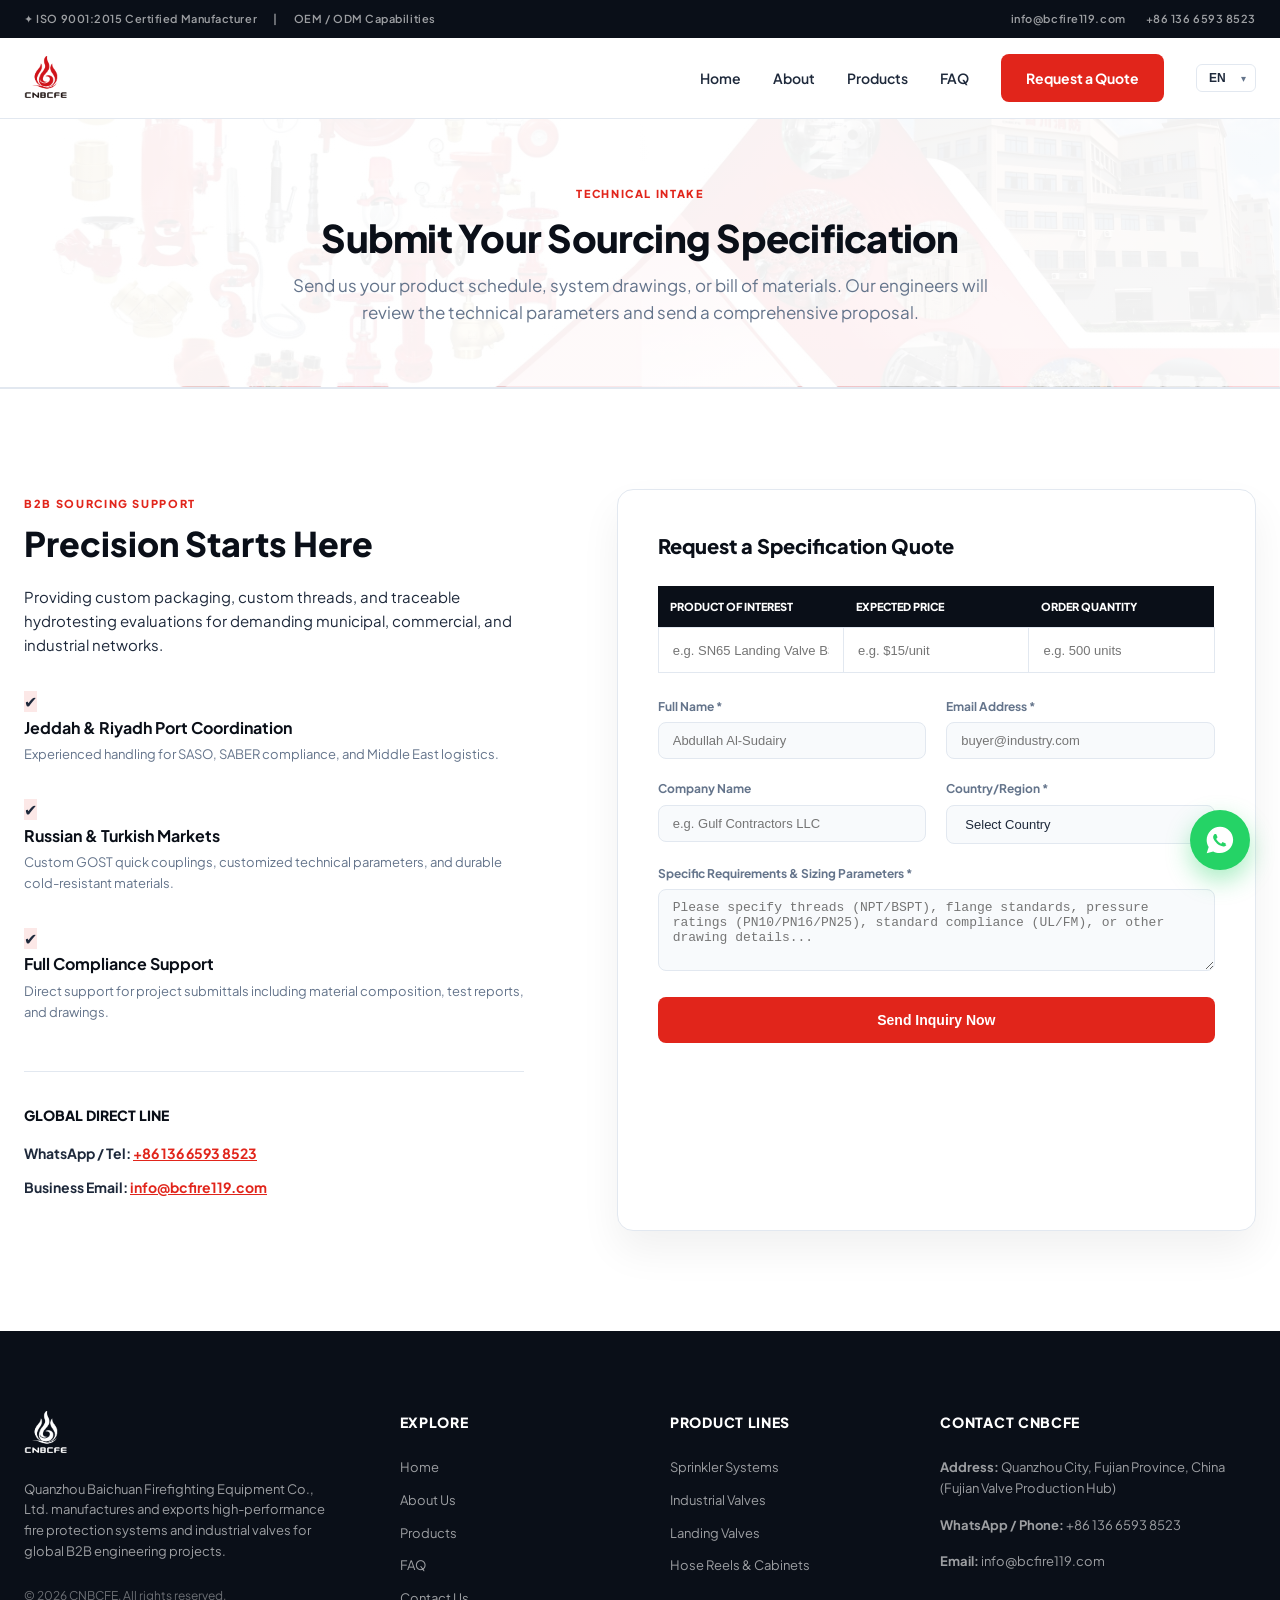
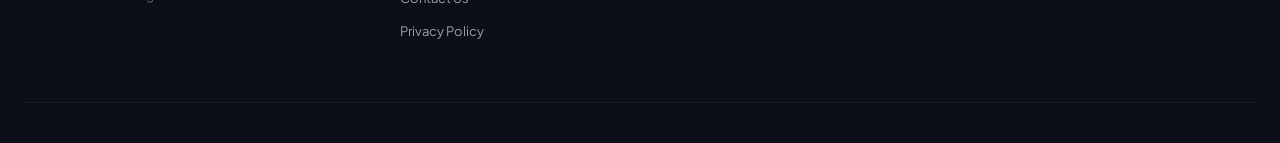
<file: contact.html>
<!doctype html>
<html lang="en">
<head>
  <meta charset="utf-8">
  <meta name="viewport" content="width=device-width, initial-scale=1">
  <title>Request an Engineering Quote | Quanzhou Baichuan Firefighting</title>
  <meta name="description" content="Submit your fire protection bill of materials, engineering drawings, or standard requirements to Baichuan Fire for technical review and itemized quotation.">
  <link rel="stylesheet" href="assets/styles.css?v=2.5">
</head>
<body>

  <!-- Topbar -->
  <div class="topbar">
    <div class="container topbar-inner">
      <div class="topbar-info">
        <span>✦ ISO 9001:2015 Certified Manufacturer</span>
        <span class="separator">|</span>
        <span>OEM / ODM Capabilities</span>
      </div>
      <div class="topbar-links">
        <a href="mailto:info@bcfire119.com">info@bcfire119.com</a>
        <a href="tel:+8613665938523">+86 136 6593 8523</a>
      </div>
    </div>
  </div>

  <!-- Header -->
  <header class="site-header">
    <div class="container nav-wrap">
      <a class="brand" href="index.html" aria-label="Baichuan Fire Home">
        <img class="logo-img" src="assets/images/logo.png" alt="CNBCFE Logo">
      </a>
      
      <button class="nav-toggle" aria-label="Toggle navigation" aria-expanded="false">
        <span></span>
        <span></span>
        <span></span>
      </button>

      <nav class="nav-menu" aria-label="Main Navigation">
        <a class="nav-link" href="index.html">Home</a>
        <a class="nav-link" href="about.html">About</a>
        <a class="nav-link" href="products.html">Products</a>
        <a class="nav-link" href="faq.html">FAQ</a>
        <a class="btn btn-primary" href="contact.html">Request a Quote</a>
        <div class="lang-select-wrapper">
          <select class="lang-select" id="languageSelect" aria-label="Select Language">
            <option value="en">EN</option>
            <option value="ru">RU</option>
            <option value="pt">PT</option>
            <option value="hi">HI</option>
          </select>
        </div>
      </nav>
    </div>
  </header>

  <main>
    <!-- Page Hero -->
    <section class="hero-section" style="padding: 60px 0; background-color: var(--bg-light);">
      <div class="container text-center">
        <span class="section-badge">TECHNICAL INTAKE</span>
        <h1 class="section-title" style="margin-bottom: 12px;">Submit Your Sourcing Specification</h1>
        <p class="section-desc" style="margin-inline: auto; margin-bottom: 0;">Send us your product schedule, system drawings, or bill of materials. Our engineers will review the technical parameters and send a comprehensive proposal.</p>
      </div>
    </section>

    <!-- Contact Layout Section (White Style) -->
    <section class="rfq-section" style="background-color: var(--bg-white);">
      <div class="container rfq-wrapper">
        <!-- Left Info Card -->
        <div class="rfq-info">
          <span class="section-badge">B2B Sourcing Support</span>
          <h2>Precision Starts Here</h2>
          <p>Providing custom packaging, custom threads, and traceable hydrotesting evaluations for demanding municipal, commercial, and industrial networks.</p>
          
          <div class="rfq-benefits" style="margin-top: 32px;">
            <div class="benefit-item">
              <span class="benefit-icon" style="background-color: rgba(225, 37, 27, 0.1);">✔</span>
              <div>
                <strong style="color: var(--text-dark);">Jeddah & Riyadh Port Coordination</strong>
                <p style="font-size: 13px; color: var(--text-muted); margin-top: 4px;">Experienced handling for SASO, SABER compliance, and Middle East logistics.</p>
              </div>
            </div>
            <div class="benefit-item">
              <span class="benefit-icon" style="background-color: rgba(225, 37, 27, 0.1);">✔</span>
              <div>
                <strong style="color: var(--text-dark);">Russian & Turkish Markets</strong>
                <p style="font-size: 13px; color: var(--text-muted); margin-top: 4px;">Custom GOST quick couplings, customized technical parameters, and durable cold-resistant materials.</p>
              </div>
            </div>
            <div class="benefit-item">
              <span class="benefit-icon" style="background-color: rgba(225, 37, 27, 0.1);">✔</span>
              <div>
                <strong style="color: var(--text-dark);">Full Compliance Support</strong>
                <p style="font-size: 13px; color: var(--text-muted); margin-top: 4px;">Direct support for project submittals including material composition, test reports, and drawings.</p>
              </div>
            </div>
          </div>

          <div style="margin-top: 48px; padding-top: 32px; border-top: 1px solid var(--border-light);">
            <h4 style="font-size: 14px; font-weight: 800; color: var(--text-dark); text-transform: uppercase; margin-bottom: 16px;">Global Direct Line</h4>
            <p style="font-size: 14px; margin-bottom: 12px;"><strong>WhatsApp / Tel:</strong> <a href="https://wa.me/8613665938523" target="_blank" style="color: var(--primary); font-weight: 700; text-decoration: underline;">+86 136 6593 8523</a></p>
            <p style="font-size: 14px;"><strong>Business Email:</strong> <a href="mailto:info@bcfire119.com" style="color: var(--primary); font-weight: 700; text-decoration: underline;">info@bcfire119.com</a></p>
          </div>
        </div>

        <!-- Right Form Card (Wanlian Sizing Style) -->
        <div class="rfq-card">
          <h3>Request a Specification Quote</h3>
          <form id="rfqForm">
            <!-- Sizing Table -->
            <table class="specs-table">
              <thead>
                <tr>
                  <th>Product of Interest</th>
                  <th>Expected Price</th>
                  <th>Order Quantity</th>
                </tr>
              </thead>
              <tbody>
                <tr>
                  <td><input type="text" placeholder="e.g. SN65 Landing Valve BSPT"></td>
                  <td><input type="text" placeholder="e.g. $15/unit"></td>
                  <td><input type="text" placeholder="e.g. 500 units"></td>
                </tr>
              </tbody>
            </table>

            <div class="form-row">
              <div class="form-group">
                <label for="rfqName">Full Name *</label>
                <input type="text" id="rfqName" required placeholder="Abdullah Al-Sudairy">
              </div>
              <div class="form-group">
                <label for="rfqEmail">Email Address *</label>
                <input type="email" id="rfqEmail" required placeholder="buyer@industry.com">
              </div>
            </div>
            
            <div class="form-row">
              <div class="form-group">
                <label for="rfqCompany">Company Name</label>
                <input type="text" id="rfqCompany" placeholder="e.g. Gulf Contractors LLC">
              </div>
              <div class="form-group">
                <label for="rfqCountry">Country/Region *</label>
                <select id="rfqCountry" required>
                  <option value="" disabled selected>Select Country</option>
                  <option value="sa">Saudi Arabia</option>
                  <option value="ae">United Arab Emirates</option>
                  <option value="ru">Russia</option>
                  <option value="tr">Turkey</option>
                  <option value="other">Other Global Markets</option>
                </select>
              </div>
            </div>
            
            <div class="form-group">
              <label for="rfqSpecs">Specific Requirements & Sizing Parameters *</label>
              <textarea id="rfqSpecs" required rows="4" placeholder="Please specify threads (NPT/BSPT), flange standards, pressure ratings (PN10/PN16/PN25), standard compliance (UL/FM), or other drawing details..."></textarea>
            </div>
            
            <button type="submit" class="btn btn-primary btn-block">Send Inquiry Now</button>
          </form>
          
          <div id="rfqSuccess" class="form-success-msg" style="display: none;">
            <h4 style="color: #25d366;">✔ Inquiry Sent Successfully!</h4>
            <p style="color: var(--text-light); margin-top: 8px;">Our sales and engineering team will review your requirements and reply within 12 hours.</p>
            <a href="https://wa.me/8613665938523" class="btn btn-whatsapp btn-block" style="margin-top: 20px;">Chat Immediately on WhatsApp</a>
          </div>
        </div>
      </div>
    </section>
  </main>

  <!-- Footer -->
  <footer class="site-footer">
    <div class="container footer-inner">
      <div class="footer-brand-column">
        <a class="brand brand-footer" href="index.html">
          <img class="logo-img" src="assets/images/logo.png" alt="CNBCFE Logo">
        </a>
        <p class="footer-about">Quanzhou Baichuan Firefighting Equipment Co., Ltd. manufactures and exports high-performance fire protection systems and industrial valves for global B2B engineering projects.</p>
        <p class="footer-copy">&copy; 2026 CNBCFE. All rights reserved.</p>
      </div>
      
      <div class="footer-links-column">
        <h4>Explore</h4>
        <ul class="footer-links">
          <li><a href="index.html">Home</a></li>
          <li><a href="about.html">About Us</a></li>
          <li><a href="products.html">Products</a></li>
          <li><a href="faq.html">FAQ</a></li>
          <li><a href="contact.html">Contact Us</a></li>
          <li><a href="privacy.html">Privacy Policy</a></li>
        </ul>
      </div>

      <div class="footer-links-column">
        <h4>Product Lines</h4>
        <ul class="footer-links">
          <li><a href="products/sprinklers.html">Sprinkler Systems</a></li>
          <li><a href="products/valves.html">Industrial Valves</a></li>
          <li><a href="products/hydrants.html">Landing Valves</a></li>
          <li><a href="products/hose-reels.html">Hose Reels & Cabinets</a></li>
        </ul>
      </div>
      
      <div class="footer-contact-column">
        <h4>Contact CNBCFE</h4>
        <p class="contact-info-item">
          <strong>Address:</strong> Quanzhou City, Fujian Province, China (Fujian Valve Production Hub)
        </p>
        <p class="contact-info-item">
          <strong>WhatsApp / Phone:</strong> <a href="https://wa.me/8613665938523">+86 136 6593 8523</a>
        </p>
        <p class="contact-info-item">
          <strong>Email:</strong> <a href="mailto:info@bcfire119.com">info@bcfire119.com</a>
        </p>
      </div>
    </div>
  </footer>

  <!-- WhatsApp Float Widget -->
  <a href="https://wa.me/8613665938523" class="whatsapp-float" target="_blank" rel="noopener noreferrer" aria-label="Contact on WhatsApp">
    <svg class="whatsapp-icon" viewBox="0 0 24 24" fill="none" xmlns="http://www.w3.org/2000/svg">
      <path d="M12.012 2C6.48 2 2 6.48 2 12.012c0 1.944.552 3.756 1.512 5.304L2.016 22l4.86-1.464c1.476.816 3.168 1.284 4.968 1.284 5.532 0 10.008-4.476 10.008-10.008C21.852 6.48 17.544 2 12.012 2zm4.848 13.56c-.24.672-1.224 1.224-1.728 1.284-.456.048-.996.096-2.988-.72-2.544-1.044-4.164-3.612-4.296-3.78-.12-.168-.996-1.32-.996-2.52 0-1.2.624-1.788.84-2.04.216-.252.48-.312.636-.312.156 0 .312 0 .444.012.144.012.336-.06.528.396.192.48.672 1.632.732 1.752.06.12.096.264.012.432-.084.168-.132.276-.264.432-.132.156-.276.348-.396.468-.132.132-.264.276-.108.54.156.264.708 1.164 1.512 1.884.12.108.24.216.36.312 1.044.888 1.644 1.152 1.884.972.24-.18.528-.612.744-.924.156-.228.324-.192.528-.12.216.072 1.356.636 1.584.756.228.12.384.18.444.276.06.096.06.552-.18 1.224z" fill="currentColor"/>
    </svg>
    <span class="whatsapp-badge">WhatsApp</span>
  </a>

  <!-- Script (translation logic and UI helpers) -->
  <script src="assets/script.js?v=2.5"></script>
</body>
</html>
</file>
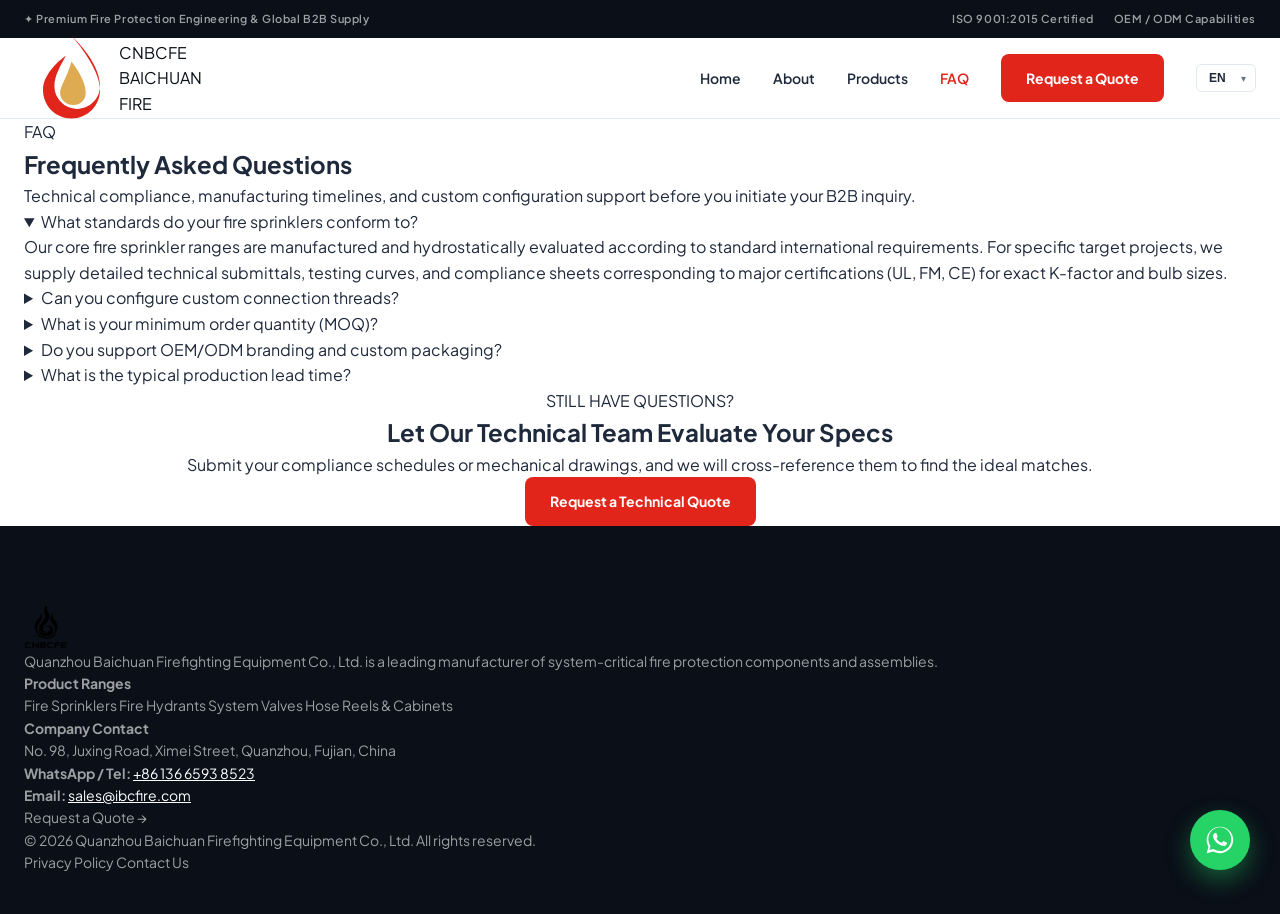
<file: faq.html>
<!doctype html>
<html lang="en">
<head>
  <meta charset="utf-8">
  <meta name="viewport" content="width=device-width, initial-scale=1">
  <title>Frequently Asked Questions | Baichuan Fire</title>
  <meta name="description" content="Frequently asked questions about Baichuan Fire products, OEM / ODM, standards, certifications, packaging and technical compliance.">
  <link rel="canonical" href="https://bcfire119.com/faq.html">
  <link rel="stylesheet" href="assets/styles.css?v=2.5">
  <script type="application/ld+json">
  {
    "@context": "https://schema.org",
    "@type": "FAQPage",
    "mainEntity": [
      {
        "@type": "Question",
        "name": "What standards do your fire sprinklers conform to?",
        "acceptedAnswer": {
          "@type": "Answer",
          "text": "Our sprinklers are manufactured to meet major international test standards, including UL, FM, and CE metrics for specific target ranges."
        }
      },
      {
        "@type": "Question",
        "name": "Can you configure custom connection threads?",
        "acceptedAnswer": {
          "@type": "Answer",
          "text": "Yes, we support BSPT, NPT, and specific regional standards such as Russian GOST couplers or British standard configurations."
        }
      }
    ]
  }
  </script>
</head>
<body>
  <!-- Topbar -->
  <div class="topbar">
    <div class="container topbar-inner">
      <span>✦ Premium Fire Protection Engineering & Global B2B Supply</span>
      <div class="topbar-links">
        <span>ISO 9001:2015 Certified</span>
        <span>OEM / ODM Capabilities</span>
      </div>
    </div>
  </div>

  <!-- Header -->
  <header class="site-header">
    <div class="container nav-wrap">
      <a class="brand" href="index.html" aria-label="Baichuan Fire Home">
        <svg class="logo-icon" viewBox="0 0 100 100" fill="none" xmlns="http://www.w3.org/2000/svg">
          <path d="M50 5C50 5 80 32 80 58C80 71.2548 69.2548 82 56 82C42.7452 82 32 71.2548 32 58C32 46 39.5 35 44 26C38 30 20 45 20 62C20 78.5685 33.4315 92 50 92C66.5685 92 80 78.5685 80 62C80 38 50 5 50 5Z" fill="#e1251b"/>
          <path d="M50 32C50 32 65 50 65 65C65 72.5 59.5 78 52 78C44.5 78 38 72.5 38 65C38 58 45.5 48 50 32Z" fill="#dfab52"/>
        </svg>
        <div class="brand-text">
          <span class="brand-title">CNBCFE</span>
          <span class="brand-subtitle">BAICHUAN FIRE</span>
        </div>
      </a>
      
      <button class="nav-toggle" aria-label="Toggle navigation" aria-expanded="false">
        <span></span>
        <span></span>
        <span></span>
      </button>

      <nav class="nav-menu" aria-label="Main Navigation">
        <a class="nav-link" href="index.html" data-i18n="nav.home">Home</a>
        <a class="nav-link" href="about.html" data-i18n="nav.about">About</a>
        <a class="nav-link" href="products.html" data-i18n="nav.products">Products</a>
        <a class="nav-link active" href="faq.html" data-i18n="nav.faq">FAQ</a>
        <a class="btn btn-primary" href="contact.html" data-i18n="nav.contact">Request a Quote</a>
        <div class="lang-select-wrapper">
          <select class="lang-select" id="languageSelect" aria-label="Select Language">
            <option value="en">EN</option>
            <option value="ru">RU</option>
            <option value="pt">PT</option>
            <option value="hi">HI</option>
          </select>
        </div>
      </nav>
    </div>
  </header>

  <!-- Page Hero -->
  <section class="page-hero">
    <div class="container">
      <span class="eyebrow">FAQ</span>
      <h1>Frequently Asked Questions</h1>
      <p>Technical compliance, manufacturing timelines, and custom configuration support before you initiate your B2B inquiry.</p>
    </div>
  </section>

  <!-- Accordion Section -->
  <section class="section content-section">
    <div class="container faq-list">
      
      <details class="faq-item" open>
        <summary>What standards do your fire sprinklers conform to?</summary>
        <div class="faq-content">
          <p>Our core fire sprinkler ranges are manufactured and hydrostatically evaluated according to standard international requirements. For specific target projects, we supply detailed technical submittals, testing curves, and compliance sheets corresponding to major certifications (UL, FM, CE) for exact K-factor and bulb sizes.</p>
        </div>
      </details>

      <details class="faq-item">
        <summary>Can you configure custom connection threads?</summary>
        <div class="faq-content">
          <p>Yes. We support all common global thread standards, including BSPT, NPT, and specific regional requirements such as Russian GOST couplers or British Standard (BS 21) threads. Please state your exact requirement in your RFQ message.</p>
        </div>
      </details>

      <details class="faq-item">
        <summary>What is your minimum order quantity (MOQ)?</summary>
        <div class="faq-content">
          <p>Our minimum order quantity depends on the product category. For fire sprinklers, typical MOQs start at 1,000 to 2,000 pieces due to automated casting setup costs. For larger system components like wet alarm valves, deluge systems, and pillar hydrants, we support low MOQs (from 5 to 50 sets) to assist project-specific package sourcing.</p>
        </div>
      </details>

      <details class="faq-item">
        <summary>Do you support OEM/ODM branding and custom packaging?</summary>
        <div class="faq-content">
          <p>Yes. Baichuan Fire has more than 15 years of OEM/ODM export experience. We support custom nameplate engraving, product body branding, customized inner box styling, and seaworthy plywood crates. Share your packaging specifications with our team during the inquiry.</p>
        </div>
      </details>

      <details class="faq-item">
        <summary>What is the typical production lead time?</summary>
        <div class="faq-content">
          <p>Standard components from our active production line typically ship in 15 to 25 days. Large project packages or custom sand-castings requiring structural mould adjustments can take 30 to 45 days. We will provide an estimated delivery schedule upon reviewing your bill of materials.</p>
        </div>
      </details>

    </div>
  </section>

  <!-- CTA Band -->
  <section class="section dark-section" style="text-align: center;">
    <div class="container cta-band-inner">
      <span class="eyebrow" style="color: var(--brass);">STILL HAVE QUESTIONS?</span>
      <h2>Let Our Technical Team Evaluate Your Specs</h2>
      <p>Submit your compliance schedules or mechanical drawings, and we will cross-reference them to find the ideal matches.</p>
      <a class="btn btn-primary" href="contact.html">Request a Technical Quote</a>
    </div>
  </section>

  <!-- Footer -->
  <footer class="site-footer">
    <div class="container footer-grid">
      <div class="footer-brand">
        <a class="brand brand-footer" href="index.html">
          <img class="logo-img" src="assets/images/logo.png" alt="CNBCFE Logo">
        </a>
        <p>Quanzhou Baichuan Firefighting Equipment Co., Ltd. is a leading manufacturer of system-critical fire protection components and assemblies.</p>
      </div>
      <div class="footer-nav-col">
        <h4>Product Ranges</h4>
        <div class="footer-links">
          <a class="footer-link" href="products/sprinklers.html">Fire Sprinklers</a>
          <a class="footer-link" href="products/hydrants.html">Fire Hydrants</a>
          <a class="footer-link" href="products/valves.html">System Valves</a>
          <a class="footer-link" href="products/hose-reels.html">Hose Reels & Cabinets</a>
        </div>
      </div>
      <div class="footer-nav-col">
        <h4>Company Contact</h4>
        <p>No. 98, Juxing Road, Ximei Street, Quanzhou, Fujian, China</p>
        <p><strong>WhatsApp / Tel:</strong> <a href="https://wa.me/8613665938523" target="_blank" style="color:#fff; text-decoration:underline;">+86 136 6593 8523</a></p>
        <p><strong>Email:</strong> <a href="mailto:sales@ibcfire.com" style="color:#fff; text-decoration:underline;">sales@ibcfire.com</a></p>
        <a class="footer-cta" href="contact.html">Request a Quote →</a>
      </div>
    </div>
    <div class="container footer-bottom">
      <span>© 2026 Quanzhou Baichuan Firefighting Equipment Co., Ltd. All rights reserved.</span>
      <div class="footer-bottom-links">
        <a href="privacy.html">Privacy Policy</a>
        <a href="contact.html">Contact Us</a>
      </div>
    </div>
  </footer>

  <script src="assets/script.js?v=2.5"></script>
  <!-- Floating WhatsApp Widget -->
  <a href="https://wa.me/8613665938523" class="whatsapp-float" target="_blank" aria-label="Contact us on WhatsApp">
    <svg viewBox="0 0 24 24" width="32" height="32" fill="currentColor">
      <path d="M12.031 2C6.49 2 2 6.502 2 12.047c0 1.83.491 3.543 1.34 5.038L2 22l5.093-1.316c1.433.784 3.064 1.233 4.793 1.233h.005c5.54 0 10.03-4.502 10.03-10.047C21.921 6.502 17.43 2 12.031 2zM12.03 20.124h-.003c-1.618 0-3.202-.435-4.578-1.257l-.328-.195-3.03.782.795-2.953-.213-.34c-.902-1.434-1.378-3.093-1.378-4.803 0-4.912 3.843-8.91 8.57-8.91 4.724 0 8.57 3.998 8.57 8.913 0 4.913-3.846 8.911-8.573 8.911zm4.695-6.398c-.258-.128-1.52-.75-1.758-.836-.237-.087-.41-.128-.58.128-.173.256-.667.836-.818.995-.15.16-.3.178-.558.05-.258-.128-1.09-.402-2.077-1.284-.768-.686-1.288-1.535-1.438-1.792-.15-.257-.016-.397.113-.524.116-.114.258-.298.387-.446.13-.15.172-.256.258-.426.087-.17.043-.32-.022-.446-.065-.128-.58-1.4-.795-1.92-.208-.502-.418-.432-.58-.437-.15-.005-.32-.005-.494-.005-.173 0-.455.064-.693.32-.237.256-.906.885-.906 2.158 0 1.272.925 2.502 1.053 2.673.13.17 1.82 2.785 4.41 3.902.617.266 1.1.425 1.474.545.62.196 1.185.168 1.631.1.497-.075 1.52-.62 1.737-1.22.217-.6.217-1.112.15-1.22-.065-.108-.238-.17-.497-.298z"/>
    </svg>
  </a>
</body>
</html>
</file>
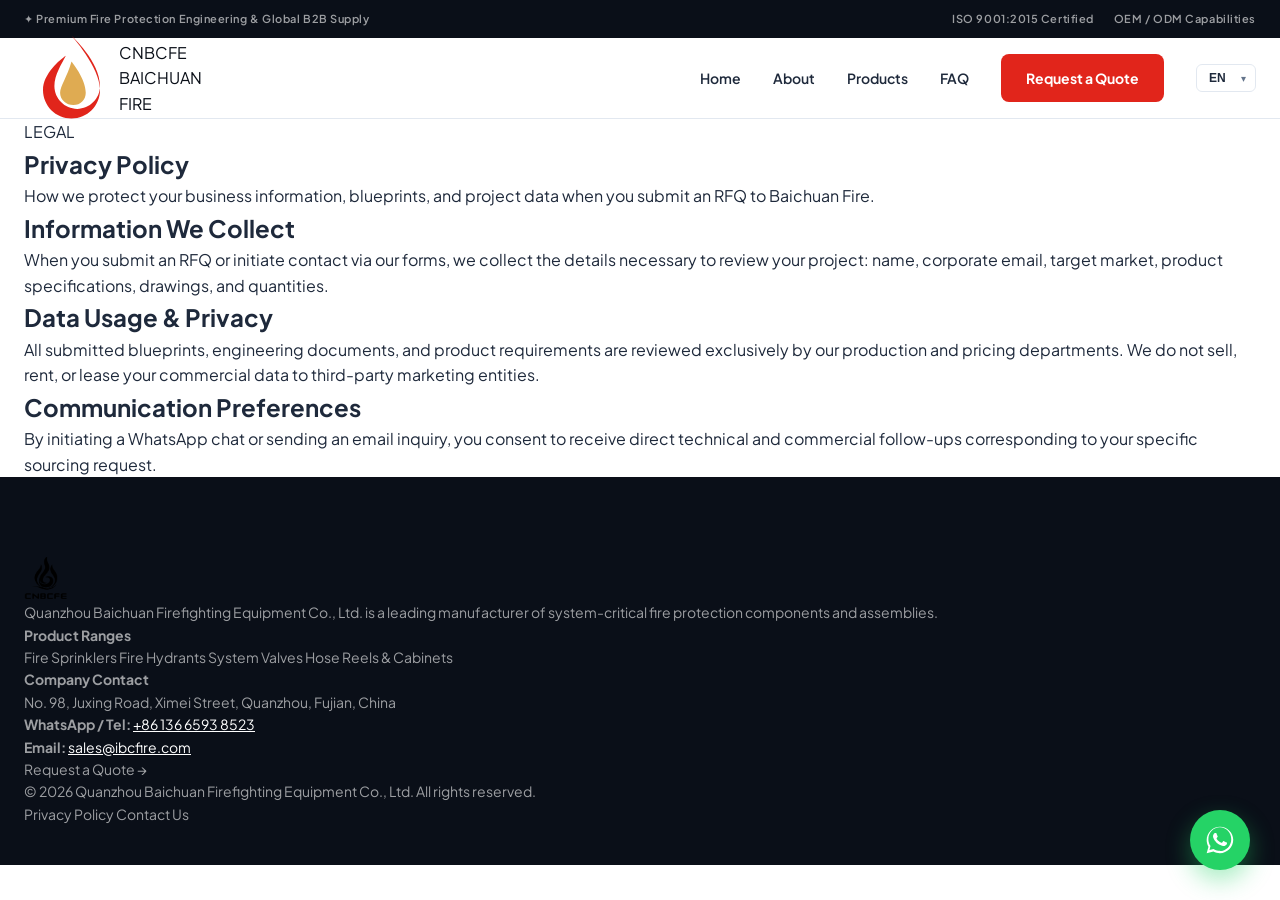
<file: privacy.html>
<!doctype html>
<html lang="en">
<head>
  <meta charset="utf-8">
  <meta name="viewport" content="width=device-width, initial-scale=1">
  <title>Privacy Policy | Baichuan Fire</title>
  <meta name="description" content="Privacy policy for the Baichuan Fire website. Learn how we handle project inquiries and compliance data securely.">
  <link rel="canonical" href="https://bcfire119.com/privacy.html">
  <link rel="stylesheet" href="assets/styles.css?v=2.5">
</head>
<body>
  <!-- Topbar -->
  <div class="topbar">
    <div class="container topbar-inner">
      <span>✦ Premium Fire Protection Engineering & Global B2B Supply</span>
      <div class="topbar-links">
        <span>ISO 9001:2015 Certified</span>
        <span>OEM / ODM Capabilities</span>
      </div>
    </div>
  </div>

  <!-- Header -->
  <header class="site-header">
    <div class="container nav-wrap">
      <a class="brand" href="index.html" aria-label="Baichuan Fire Home">
        <svg class="logo-icon" viewBox="0 0 100 100" fill="none" xmlns="http://www.w3.org/2000/svg">
          <path d="M50 5C50 5 80 32 80 58C80 71.2548 69.2548 82 56 82C42.7452 82 32 71.2548 32 58C32 46 39.5 35 44 26C38 30 20 45 20 62C20 78.5685 33.4315 92 50 92C66.5685 92 80 78.5685 80 62C80 38 50 5 50 5Z" fill="#e1251b"/>
          <path d="M50 32C50 32 65 50 65 65C65 72.5 59.5 78 52 78C44.5 78 38 72.5 38 65C38 58 45.5 48 50 32Z" fill="#dfab52"/>
        </svg>
        <div class="brand-text">
          <span class="brand-title">CNBCFE</span>
          <span class="brand-subtitle">BAICHUAN FIRE</span>
        </div>
      </a>
      
      <button class="nav-toggle" aria-label="Toggle navigation" aria-expanded="false">
        <span></span>
        <span></span>
        <span></span>
      </button>

      <nav class="nav-menu" aria-label="Main Navigation">
        <a class="nav-link" href="index.html" data-i18n="nav.home">Home</a>
        <a class="nav-link" href="about.html" data-i18n="nav.about">About</a>
        <a class="nav-link" href="products.html" data-i18n="nav.products">Products</a>
        <a class="nav-link" href="faq.html" data-i18n="nav.faq">FAQ</a>
        <a class="btn btn-primary" href="contact.html" data-i18n="nav.contact">Request a Quote</a>
        <div class="lang-select-wrapper">
          <select class="lang-select" id="languageSelect" aria-label="Select Language">
            <option value="en">EN</option>
            <option value="ru">RU</option>
            <option value="pt">PT</option>
            <option value="hi">HI</option>
          </select>
        </div>
      </nav>
    </div>
  </header>

  <!-- Page Hero -->
  <section class="page-hero">
    <div class="container">
      <span class="eyebrow">LEGAL</span>
      <h1>Privacy Policy</h1>
      <p>How we protect your business information, blueprints, and project data when you submit an RFQ to Baichuan Fire.</p>
    </div>
  </section>

  <!-- Legal Content -->
  <section class="section content-section">
    <div class="container legal prose">
      <h2>Information We Collect</h2>
      <p>When you submit an RFQ or initiate contact via our forms, we collect the details necessary to review your project: name, corporate email, target market, product specifications, drawings, and quantities.</p>
      <h2>Data Usage & Privacy</h2>
      <p>All submitted blueprints, engineering documents, and product requirements are reviewed exclusively by our production and pricing departments. We do not sell, rent, or lease your commercial data to third-party marketing entities.</p>
      <h2>Communication Preferences</h2>
      <p>By initiating a WhatsApp chat or sending an email inquiry, you consent to receive direct technical and commercial follow-ups corresponding to your specific sourcing request.</p>
    </div>
  </section>

  <!-- Footer -->
  <footer class="site-footer">
    <div class="container footer-grid">
      <div class="footer-brand">
        <a class="brand brand-footer" href="index.html">
          <img class="logo-img" src="assets/images/logo.png" alt="CNBCFE Logo">
        </a>
        <p>Quanzhou Baichuan Firefighting Equipment Co., Ltd. is a leading manufacturer of system-critical fire protection components and assemblies.</p>
      </div>
      <div class="footer-nav-col">
        <h4>Product Ranges</h4>
        <div class="footer-links">
          <a class="footer-link" href="products/sprinklers.html">Fire Sprinklers</a>
          <a class="footer-link" href="products/hydrants.html">Fire Hydrants</a>
          <a class="footer-link" href="products/valves.html">System Valves</a>
          <a class="footer-link" href="products/hose-reels.html">Hose Reels & Cabinets</a>
        </div>
      </div>
      <div class="footer-nav-col">
        <h4>Company Contact</h4>
        <p>No. 98, Juxing Road, Ximei Street, Quanzhou, Fujian, China</p>
        <p><strong>WhatsApp / Tel:</strong> <a href="https://wa.me/8613665938523" target="_blank" style="color:#fff; text-decoration:underline;">+86 136 6593 8523</a></p>
        <p><strong>Email:</strong> <a href="mailto:sales@ibcfire.com" style="color:#fff; text-decoration:underline;">sales@ibcfire.com</a></p>
        <a class="footer-cta" href="contact.html">Request a Quote →</a>
      </div>
    </div>
    <div class="container footer-bottom">
      <span>© 2026 Quanzhou Baichuan Firefighting Equipment Co., Ltd. All rights reserved.</span>
      <div class="footer-bottom-links">
        <a href="privacy.html">Privacy Policy</a>
        <a href="contact.html">Contact Us</a>
      </div>
    </div>
  </footer>

  <script src="assets/script.js?v=2.5"></script>
  <!-- Floating WhatsApp Widget -->
  <a href="https://wa.me/8613665938523" class="whatsapp-float" target="_blank" aria-label="Contact us on WhatsApp">
    <svg viewBox="0 0 24 24" width="32" height="32" fill="currentColor">
      <path d="M12.031 2C6.49 2 2 6.502 2 12.047c0 1.83.491 3.543 1.34 5.038L2 22l5.093-1.316c1.433.784 3.064 1.233 4.793 1.233h.005c5.54 0 10.03-4.502 10.03-10.047C21.921 6.502 17.43 2 12.031 2zM12.03 20.124h-.003c-1.618 0-3.202-.435-4.578-1.257l-.328-.195-3.03.782.795-2.953-.213-.34c-.902-1.434-1.378-3.093-1.378-4.803 0-4.912 3.843-8.91 8.57-8.91 4.724 0 8.57 3.998 8.57 8.913 0 4.913-3.846 8.911-8.573 8.911zm4.695-6.398c-.258-.128-1.52-.75-1.758-.836-.237-.087-.41-.128-.58.128-.173.256-.667.836-.818.995-.15.16-.3.178-.558.05-.258-.128-1.09-.402-2.077-1.284-.768-.686-1.288-1.535-1.438-1.792-.15-.257-.016-.397.113-.524.116-.114.258-.298.387-.446.13-.15.172-.256.258-.426.087-.17.043-.32-.022-.446-.065-.128-.58-1.4-.795-1.92-.208-.502-.418-.432-.58-.437-.15-.005-.32-.005-.494-.005-.173 0-.455.064-.693.32-.237.256-.906.885-.906 2.158 0 1.272.925 2.502 1.053 2.673.13.17 1.82 2.785 4.41 3.902.617.266 1.1.425 1.474.545.62.196 1.185.168 1.631.1.497-.075 1.52-.62 1.737-1.22.217-.6.217-1.112.15-1.22-.065-.108-.238-.17-.497-.298z"/>
    </svg>
  </a>
</body>
</html>
</file>
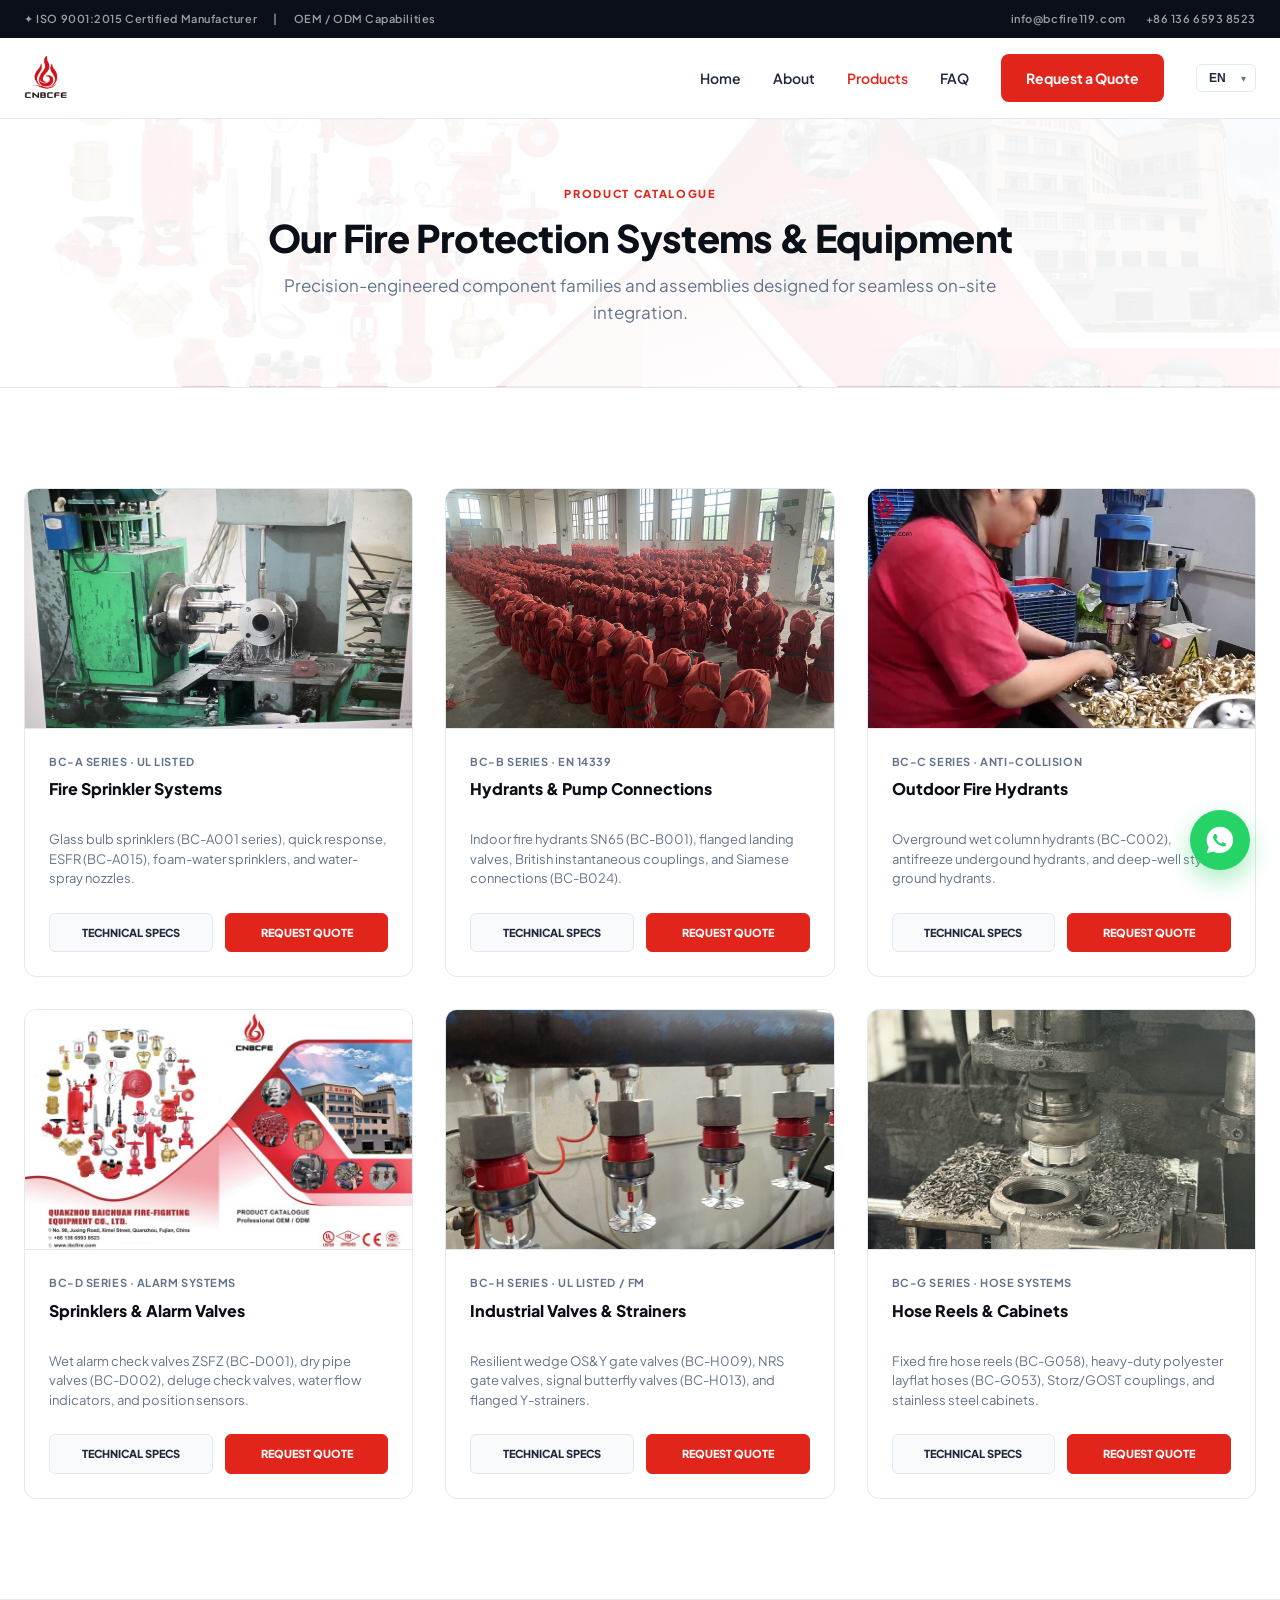
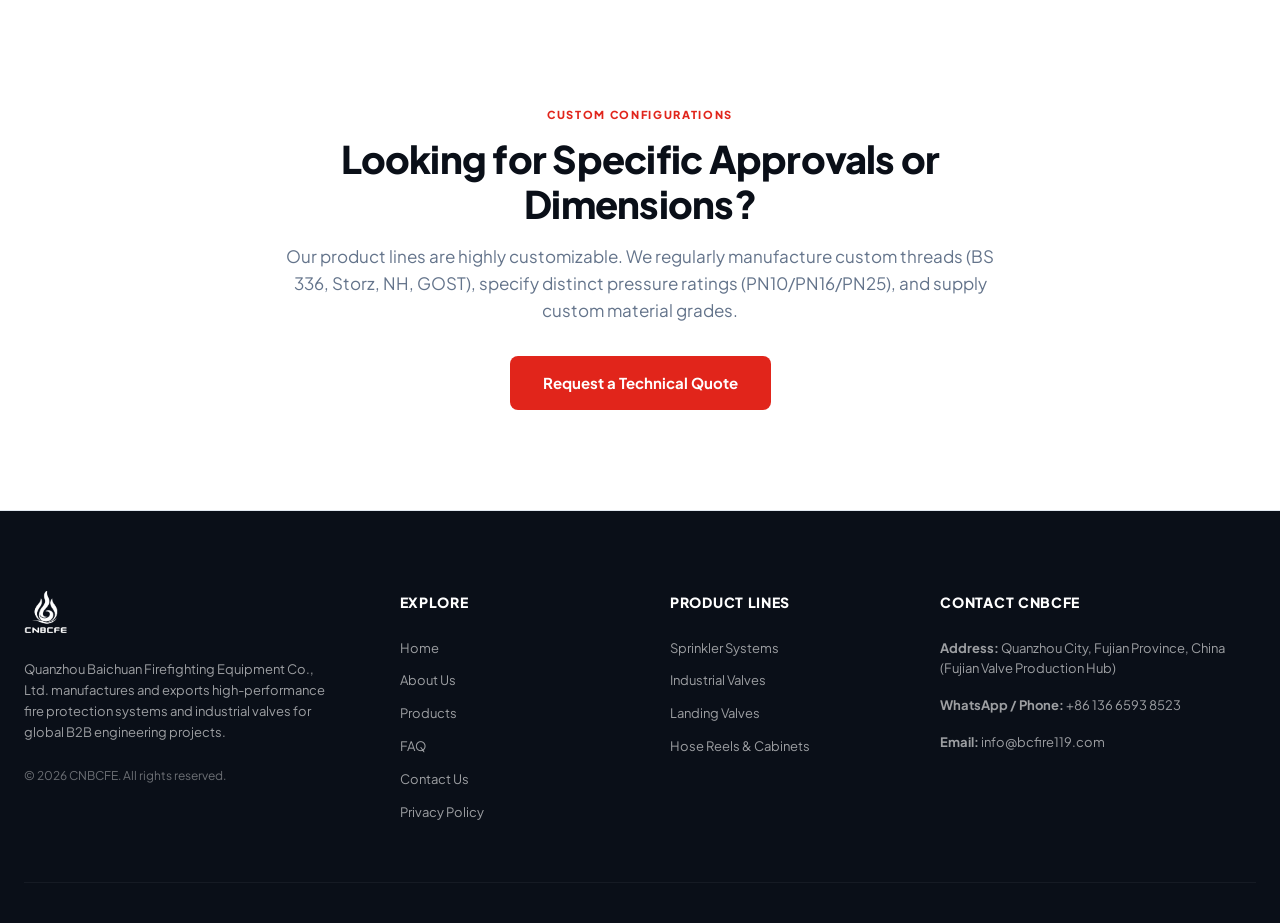
<file: products.html>
<!doctype html>
<html lang="en">
<head>
  <meta charset="utf-8">
  <meta name="viewport" content="width=device-width, initial-scale=1">
  <title>Our Product Catalog | Quanzhou Baichuan Fire Protection Systems</title>
  <meta name="description" content="Browse Baichuan Fire's core B2B product families: sprinklers, hydrants, control valves, alarm systems, fire hose reels, monitors and foam equipment.">
  <link rel="stylesheet" href="assets/styles.css?v=2.5">
</head>
<body>

  <!-- Topbar -->
  <div class="topbar">
    <div class="container topbar-inner">
      <div class="topbar-info">
        <span>✦ ISO 9001:2015 Certified Manufacturer</span>
        <span class="separator">|</span>
        <span>OEM / ODM Capabilities</span>
      </div>
      <div class="topbar-links">
        <a href="mailto:info@bcfire119.com">info@bcfire119.com</a>
        <a href="tel:+8613665938523">+86 136 6593 8523</a>
      </div>
    </div>
  </div>

  <!-- Header -->
  <header class="site-header">
    <div class="container nav-wrap">
      <a class="brand" href="index.html" aria-label="Baichuan Fire Home">
        <img class="logo-img" src="assets/images/logo.png" alt="CNBCFE Logo">
      </a>
      
      <button class="nav-toggle" aria-label="Toggle navigation" aria-expanded="false">
        <span></span>
        <span></span>
        <span></span>
      </button>

      <nav class="nav-menu" aria-label="Main Navigation">
        <a class="nav-link" href="index.html">Home</a>
        <a class="nav-link" href="about.html">About</a>
        <a class="nav-link active" href="products.html">Products</a>
        <a class="nav-link" href="faq.html">FAQ</a>
        <a class="btn btn-primary" href="contact.html">Request a Quote</a>
        <div class="lang-select-wrapper">
          <select class="lang-select" id="languageSelect" aria-label="Select Language">
            <option value="en">EN</option>
            <option value="ru">RU</option>
            <option value="pt">PT</option>
            <option value="hi">HI</option>
          </select>
        </div>
      </nav>
    </div>
  </header>

  <main>
    <!-- Page Hero -->
    <section class="hero-section" style="padding: 60px 0; background-color: var(--bg-light);">
      <div class="container text-center">
        <span class="section-badge">PRODUCT CATALOGUE</span>
        <h1 class="section-title" style="margin-bottom: 12px;">Our Fire Protection Systems & Equipment</h1>
        <p class="section-desc" style="margin-inline: auto; margin-bottom: 0;">Precision-engineered component families and assemblies designed for seamless on-site integration.</p>
      </div>
    </section>

    <!-- Product Grid Section -->
    <section class="sellers-section">
      <div class="container">
        <div class="product-grid" style="grid-template-columns: repeat(3, 1fr); gap: 32px;">
          <!-- Category 1: Sprinklers -->
          <div class="product-card">
            <div class="product-img-box" style="height: 240px;">
              <img src="assets/images/sprinkler-cat.jpg" alt="Fire Sprinkler Heads and Systems">
            </div>
            <div class="product-info-box">
              <div>
                <div class="product-meta">BC-A Series · UL LISTED</div>
                <h4 class="product-title" style="font-size: 16px; margin-bottom: 12px;">Fire Sprinkler Systems</h4>
                <p style="font-size: 13px; color: var(--text-muted); line-height: 1.5; margin-bottom: 24px;">Glass bulb sprinklers (BC-A001 series), quick response, ESFR (BC-A015), foam-water sprinklers, and water-spray nozzles.</p>
              </div>
              <div class="product-btn-group">
                <a href="products/sprinklers.html" class="product-btn btn-details">TECHNICAL SPECS</a>
                <a href="contact.html?category=sprinklers" class="product-btn btn-inquire">REQUEST QUOTE</a>
              </div>
            </div>
          </div>

          <!-- Category 2: Indoor Landing Valves -->
          <div class="product-card">
            <div class="product-img-box" style="height: 240px;">
              <img src="assets/images/hydrant-cat.jpg" alt="Indoor Fire Hydrants SN65">
            </div>
            <div class="product-info-box">
              <div>
                <div class="product-meta">BC-B Series · EN 14339</div>
                <h4 class="product-title" style="font-size: 16px; margin-bottom: 12px;">Hydrants & Pump Connections</h4>
                <p style="font-size: 13px; color: var(--text-muted); line-height: 1.5; margin-bottom: 24px;">Indoor fire hydrants SN65 (BC-B001), flanged landing valves, British instantaneous couplings, and Siamese connections (BC-B024).</p>
              </div>
              <div class="product-btn-group">
                <a href="products/hydrants.html" class="product-btn btn-details">TECHNICAL SPECS</a>
                <a href="contact.html?category=hydrants" class="product-btn btn-inquire">REQUEST QUOTE</a>
              </div>
            </div>
          </div>

          <!-- Category 3: Outdoor Hydrants -->
          <div class="product-card">
            <div class="product-img-box" style="height: 240px;">
              <img src="assets/images/manufacture-3.jpg" alt="Outdoor Fire Hydrants">
            </div>
            <div class="product-info-box">
              <div>
                <div class="product-meta">BC-C Series · ANTI-COLLISION</div>
                <h4 class="product-title" style="font-size: 16px; margin-bottom: 12px;">Outdoor Fire Hydrants</h4>
                <p style="font-size: 13px; color: var(--text-muted); line-height: 1.5; margin-bottom: 24px;">Overground wet column hydrants (BC-C002), antifreeze undergound hydrants, and deep-well style ground hydrants.</p>
              </div>
              <div class="product-btn-group">
                <a href="products/hydrants.html" class="product-btn btn-details">TECHNICAL SPECS</a>
                <a href="contact.html?category=outdoor" class="product-btn btn-inquire">REQUEST QUOTE</a>
              </div>
            </div>
          </div>

          <!-- Category 4: System Valves -->
          <div class="product-card">
            <div class="product-img-box" style="height: 240px;">
              <img src="assets/images/product-showcase.jpg" alt="Wet Alarm Check Valves">
            </div>
            <div class="product-info-box">
              <div>
                <div class="product-meta">BC-D Series · ALARM SYSTEMS</div>
                <h4 class="product-title" style="font-size: 16px; margin-bottom: 12px;">Sprinklers & Alarm Valves</h4>
                <p style="font-size: 13px; color: var(--text-muted); line-height: 1.5; margin-bottom: 24px;">Wet alarm check valves ZSFZ (BC-D001), dry pipe valves (BC-D002), deluge check valves, water flow indicators, and position sensors.</p>
              </div>
              <div class="product-btn-group">
                <a href="products/sprinklers.html" class="product-btn btn-details">TECHNICAL SPECS</a>
                <a href="contact.html?category=alarm" class="product-btn btn-inquire">REQUEST QUOTE</a>
              </div>
            </div>
          </div>

          <!-- Category 5: Industrial Valves -->
          <div class="product-card">
            <div class="product-img-box" style="height: 240px;">
              <img src="assets/images/valve-cat.jpg" alt="OS&Y Gate Valves and Butterfly Valves">
            </div>
            <div class="product-info-box">
              <div>
                <div class="product-meta">BC-H Series · UL LISTED / FM</div>
                <h4 class="product-title" style="font-size: 16px; margin-bottom: 12px;">Industrial Valves & Strainers</h4>
                <p style="font-size: 13px; color: var(--text-muted); line-height: 1.5; margin-bottom: 24px;">Resilient wedge OS&Y gate valves (BC-H009), NRS gate valves, signal butterfly valves (BC-H013), and flanged Y-strainers.</p>
              </div>
              <div class="product-btn-group">
                <a href="products/valves.html" class="product-btn btn-details">TECHNICAL SPECS</a>
                <a href="contact.html?category=valves" class="product-btn btn-inquire">REQUEST QUOTE</a>
              </div>
            </div>
          </div>

          <!-- Category 6: Hose Reels & Cabinets -->
          <div class="product-card">
            <div class="product-img-box" style="height: 240px;">
              <img src="assets/images/hose-cat.jpg" alt="Fire Hose Reels and Cabinets">
            </div>
            <div class="product-info-box">
              <div>
                <div class="product-meta">BC-G Series · HOSE SYSTEMS</div>
                <h4 class="product-title" style="font-size: 16px; margin-bottom: 12px;">Hose Reels & Cabinets</h4>
                <p style="font-size: 13px; color: var(--text-muted); line-height: 1.5; margin-bottom: 24px;">Fixed fire hose reels (BC-G058), heavy-duty polyester layflat hoses (BC-G053), Storz/GOST couplings, and stainless steel cabinets.</p>
              </div>
              <div class="product-btn-group">
                <a href="products/hose-reels.html" class="product-btn btn-details">TECHNICAL SPECS</a>
                <a href="contact.html?category=hose" class="product-btn btn-inquire">REQUEST QUOTE</a>
              </div>
            </div>
          </div>
        </div>
      </div>
    </section>

    <!-- Technical Guide CTA -->
    <section class="case-section" style="background-color: var(--bg-white); border-top: 1px solid var(--border-light);">
      <div class="container text-center" style="max-width: 720px; margin-inline: auto;">
        <span class="section-badge">CUSTOM CONFIGURATIONS</span>
        <h2 class="section-title">Looking for Specific Approvals or Dimensions?</h2>
        <p class="section-desc" style="margin-inline: auto; margin-bottom: 32px;">Our product lines are highly customizable. We regularly manufacture custom threads (BS 336, Storz, NH, GOST), specify distinct pressure ratings (PN10/PN16/PN25), and supply custom material grades.</p>
        <a class="btn btn-primary btn-lg" href="contact.html">Request a Technical Quote</a>
      </div>
    </section>
  </main>

  <!-- Footer -->
  <footer class="site-footer">
    <div class="container footer-inner">
      <div class="footer-brand-column">
        <a class="brand brand-footer" href="index.html">
          <img class="logo-img" src="assets/images/logo.png" alt="CNBCFE Logo">
        </a>
        <p class="footer-about">Quanzhou Baichuan Firefighting Equipment Co., Ltd. manufactures and exports high-performance fire protection systems and industrial valves for global B2B engineering projects.</p>
        <p class="footer-copy">&copy; 2026 CNBCFE. All rights reserved.</p>
      </div>
      
      <div class="footer-links-column">
        <h4>Explore</h4>
        <ul class="footer-links">
          <li><a href="index.html">Home</a></li>
          <li><a href="about.html">About Us</a></li>
          <li><a href="products.html">Products</a></li>
          <li><a href="faq.html">FAQ</a></li>
          <li><a href="contact.html">Contact Us</a></li>
          <li><a href="privacy.html">Privacy Policy</a></li>
        </ul>
      </div>

      <div class="footer-links-column">
        <h4>Product Lines</h4>
        <ul class="footer-links">
          <li><a href="products/sprinklers.html">Sprinkler Systems</a></li>
          <li><a href="products/valves.html">Industrial Valves</a></li>
          <li><a href="products/hydrants.html">Landing Valves</a></li>
          <li><a href="products/hose-reels.html">Hose Reels & Cabinets</a></li>
        </ul>
      </div>
      
      <div class="footer-contact-column">
        <h4>Contact CNBCFE</h4>
        <p class="contact-info-item">
          <strong>Address:</strong> Quanzhou City, Fujian Province, China (Fujian Valve Production Hub)
        </p>
        <p class="contact-info-item">
          <strong>WhatsApp / Phone:</strong> <a href="https://wa.me/8613665938523">+86 136 6593 8523</a>
        </p>
        <p class="contact-info-item">
          <strong>Email:</strong> <a href="mailto:info@bcfire119.com">info@bcfire119.com</a>
        </p>
      </div>
    </div>
  </footer>

  <!-- WhatsApp Float Widget -->
  <a href="https://wa.me/8613665938523" class="whatsapp-float" target="_blank" rel="noopener noreferrer" aria-label="Contact on WhatsApp">
    <svg class="whatsapp-icon" viewBox="0 0 24 24" fill="none" xmlns="http://www.w3.org/2000/svg">
      <path d="M12.012 2C6.48 2 2 6.48 2 12.012c0 1.944.552 3.756 1.512 5.304L2.016 22l4.86-1.464c1.476.816 3.168 1.284 4.968 1.284 5.532 0 10.008-4.476 10.008-10.008C21.852 6.48 17.544 2 12.012 2zm4.848 13.56c-.24.672-1.224 1.224-1.728 1.284-.456.048-.996.096-2.988-.72-2.544-1.044-4.164-3.612-4.296-3.78-.12-.168-.996-1.32-.996-2.52 0-1.2.624-1.788.84-2.04.216-.252.48-.312.636-.312.156 0 .312 0 .444.012.144.012.336-.06.528.396.192.48.672 1.632.732 1.752.06.12.096.264.012.432-.084.168-.132.276-.264.432-.132.156-.276.348-.396.468-.132.132-.264.276-.108.54.156.264.708 1.164 1.512 1.884.12.108.24.216.36.312 1.044.888 1.644 1.152 1.884.972.24-.18.528-.612.744-.924.156-.228.324-.192.528-.12.216.072 1.356.636 1.584.756.228.12.384.18.444.276.06.096.06.552-.18 1.224z" fill="currentColor"/>
    </svg>
    <span class="whatsapp-badge">WhatsApp</span>
  </a>

  <!-- Script (translation logic and UI helpers) -->
  <script src="assets/script.js?v=2.5"></script>
</body>
</html>
</file>
<file: assets/styles.css>
@import url('https://fonts.googleapis.com/css2?family=Plus+Jakarta+Sans:wght@300;400;500;600;700;800&display=swap');

:root {
  --primary: #e1251b;
  --primary-hover: #b91c14;
  --bg-white: #ffffff;
  --bg-light: #f8fafc;
  --bg-dark: #0a0f18; /* Used for footer and contrast only */
  --text-dark: #0a0f18; /* Headings */
  --text-light: #1e293b; /* Body text */
  --text-muted: #64748b; /* Captions, small text */
  --border-light: #e2e8f0;
  --border-dark: rgba(255, 255, 255, 0.08);
  --shadow-sm: 0 1px 3px rgba(0, 0, 0, 0.05);
  --shadow-md: 0 4px 20px rgba(0, 0, 0, 0.03);
  --shadow-lg: 0 20px 40px rgba(0, 0, 0, 0.06);
  --transition: all 0.3s cubic-bezier(0.4, 0, 0.2, 1);
}

/* Global Defaults */
* {
  box-sizing: border-box;
  margin: 0;
  padding: 0;
}

body {
  font-family: 'Plus Jakarta Sans', system-ui, -apple-system, sans-serif;
  background-color: var(--bg-white);
  color: var(--text-light);
  line-height: 1.6;
  -webkit-font-smoothing: antialiased;
}

a {
  color: inherit;
  text-decoration: none;
  transition: var(--transition);
}

img {
  max-width: 100%;
  height: auto;
  display: block;
}

.container {
  width: min(1280px, calc(100% - 48px));
  margin-inline: auto;
}

/* Grid & Layout Utilities */
.text-center { text-align: center; }

.section-badge {
  font-size: 11px;
  font-weight: 800;
  color: var(--primary);
  letter-spacing: 0.15em;
  text-transform: uppercase;
  margin-bottom: 12px;
  display: inline-block;
}

.section-title {
  font-size: clamp(28px, 4vw, 38px);
  font-weight: 800;
  color: var(--text-dark);
  line-height: 1.2;
  margin-bottom: 16px;
  letter-spacing: -0.02em;
}

.section-desc {
  font-size: clamp(15px, 2vw, 17px);
  color: var(--text-muted);
  max-width: 720px;
  margin-bottom: 48px;
}

/* Buttons */
.btn {
  display: inline-flex;
  align-items: center;
  justify-content: center;
  padding: 12px 24px;
  font-size: 14px;
  font-weight: 700;
  border-radius: 8px;
  cursor: pointer;
  transition: var(--transition);
  border: 1px solid transparent;
}

.btn-primary {
  background-color: var(--primary);
  color: #fff;
}

.btn-primary:hover {
  background-color: var(--primary-hover);
}

.btn-outline {
  background-color: transparent;
  border-color: var(--border-light);
  color: var(--text-light);
}

.btn-outline:hover {
  background-color: var(--bg-light);
  border-color: var(--text-muted);
}

.btn-lg {
  padding: 14px 32px;
  font-size: 15px;
}

/* Header & Navigation (Clean White style) */
.topbar {
  background-color: var(--bg-dark);
  color: rgba(255, 255, 255, 0.6);
  font-size: 11px;
  font-weight: 600;
  letter-spacing: 0.05em;
}

.topbar-inner {
  display: flex;
  justify-content: space-between;
  align-items: center;
  height: 38px;
}

.topbar-info {
  display: flex;
  align-items: center;
  gap: 16px;
}

.topbar-links {
  display: flex;
  gap: 20px;
}

.site-header {
  position: sticky;
  top: 0;
  z-index: 100;
  background-color: rgba(255, 255, 255, 0.95);
  backdrop-filter: blur(20px);
  border-bottom: 1px solid var(--border-light);
  color: var(--text-dark);
  transition: var(--transition);
}

.site-header.scrolled {
  box-shadow: var(--shadow-md);
}

.nav-wrap {
  display: flex;
  justify-content: space-between;
  align-items: center;
  height: 80px;
}

.brand {
  display: flex;
  align-items: center;
}

.logo-img {
  height: 44px;
  width: auto;
  display: block;
  transition: var(--transition);
  filter: brightness(0); /* Converts our white adaptation back to pristine black for light header */
}

.site-header .logo-img {
  filter: none; /* Keeps native logo colors */
}

.nav-menu {
  display: flex;
  align-items: center;
  gap: 32px;
}

.nav-link {
  font-size: 14px;
  font-weight: 600;
  color: var(--text-light);
}

.nav-link:hover, .nav-link.active {
  color: var(--primary);
}

.lang-select-wrapper {
  position: relative;
}

.lang-select {
  appearance: none;
  background-color: transparent;
  border: 1px solid var(--border-light);
  padding: 6px 28px 6px 12px;
  font-size: 12px;
  font-weight: 700;
  color: var(--text-light);
  border-radius: 6px;
  cursor: pointer;
}

.lang-select-wrapper::after {
  content: "▾";
  position: absolute;
  right: 10px;
  top: 50%;
  transform: translateY(-50%);
  font-size: 10px;
  pointer-events: none;
  color: var(--text-muted);
}

.nav-toggle {
  display: none;
  background: none;
  border: none;
  cursor: pointer;
  width: 24px;
  height: 24px;
  position: relative;
}

.nav-toggle span {
  display: block;
  width: 100%;
  height: 2px;
  background-color: var(--text-dark);
  position: absolute;
  transition: var(--transition);
}

.nav-toggle span:nth-child(1) { top: 4px; }
.nav-toggle span:nth-child(2) { top: 11px; }
.nav-toggle span:nth-child(3) { top: 18px; }

/* Hero Section (Wanlian Style Two-Column) */
.hero-section {
  padding: 80px 0 100px;
  background-color: var(--bg-white);
  border-bottom: 1px solid var(--border-light);
  background-image: linear-gradient(rgba(255, 255, 255, 0.94), rgba(255, 255, 255, 0.94)), url('images/hero-bg-watermark.jpg');
  background-size: cover;
  background-position: center;
  background-repeat: no-repeat;
}

.hero-inner {
  display: grid;
  grid-template-columns: 1.1fr 0.9fr;
  gap: 60px;
  align-items: center;
}

.hero-content {
  max-width: 620px;
}

.hero-badge {
  font-size: 11px;
  font-weight: 800;
  color: var(--primary);
  letter-spacing: 0.1em;
  text-transform: uppercase;
  margin-bottom: 16px;
  display: inline-block;
}

.hero-title {
  font-size: clamp(36px, 5vw, 54px);
  font-weight: 800;
  color: var(--text-dark);
  line-height: 1.15;
  letter-spacing: -0.03em;
  margin-bottom: 24px;
}

.hero-subtitle {
  font-size: clamp(16px, 2.5vw, 18px);
  color: var(--text-light);
  line-height: 1.6;
  margin-bottom: 36px;
}

.hero-actions {
  display: flex;
  gap: 16px;
  margin-bottom: 48px;
}

/* Wanlian Trust Highlights */
.hero-trust-bar {
  border-top: 1px solid var(--border-light);
  padding-top: 24px;
}

.trust-bar-title {
  font-size: 11px;
  font-weight: 800;
  color: var(--text-muted);
  text-transform: uppercase;
  letter-spacing: 0.05em;
  margin-bottom: 12px;
}

.trust-items-grid {
  display: grid;
  grid-template-columns: repeat(4, 1fr);
  gap: 16px;
}

.trust-item-mini {
  display: flex;
  flex-direction: column;
}

.trust-item-num {
  font-size: 13px;
  font-weight: 800;
  color: var(--primary);
  margin-bottom: 4px;
}

.trust-item-label {
  font-size: 11px;
  font-weight: 700;
  color: var(--text-light);
  line-height: 1.3;
}

.trust-item-sub {
  font-size: 10px;
  color: var(--text-muted);
}

/* Hero Overlapping Visual */
.hero-visual {
  position: relative;
}

.hero-image-grid {
  position: relative;
  height: 460px;
}

.hero-img-card {
  position: absolute;
  border-radius: 16px;
  overflow: hidden;
  box-shadow: var(--shadow-lg);
  border: 1px solid var(--border-light);
  background-color: #fff;
  transition: var(--transition);
}

.hero-img-1 {
  width: 75%;
  height: 340px;
  left: 0;
  top: 0;
  z-index: 1;
}

.hero-img-2 {
  width: 65%;
  height: 280px;
  right: 0;
  bottom: 0;
  z-index: 2;
}

.hero-img-card img {
  width: 100%;
  height: 100%;
  object-fit: cover;
}

.img-caption {
  position: absolute;
  bottom: 0;
  left: 0;
  right: 0;
  background: rgba(10, 15, 24, 0.85);
  color: #fff;
  padding: 12px 16px;
  font-size: 12px;
  font-weight: 700;
  letter-spacing: 0.02em;
}

/* Browse by Product Line (Cards) */
.categories-section {
  padding: 100px 0;
  background-color: var(--bg-white);
}

.categories-section .section-header {
  display: flex;
  justify-content: space-between;
  align-items: flex-end;
  margin-bottom: 48px;
}

.category-grid {
  display: grid;
  grid-template-columns: repeat(4, 1fr);
  gap: 20px;
}

.category-card {
  border: 1px solid var(--border-light);
  border-radius: 12px;
  padding: 32px 24px;
  background-color: var(--bg-white);
  transition: var(--transition);
  display: flex;
  flex-direction: column;
  justify-content: space-between;
  min-height: 180px;
}

.category-card:hover {
  border-color: var(--primary);
  box-shadow: var(--shadow-md);
  transform: translateY(-4px);
}

.cat-title {
  font-size: 16px;
  font-weight: 800;
  color: var(--text-dark);
  line-height: 1.3;
}

.cat-count {
  font-size: 12px;
  font-weight: 600;
  color: var(--text-muted);
  margin-top: 8px;
}

.cat-arrow {
  font-size: 18px;
  color: var(--text-muted);
  align-self: flex-end;
  transition: var(--transition);
}

.category-card:hover .cat-arrow {
  color: var(--primary);
  transform: translateX(4px);
}

.category-card.cta-card {
  background-color: var(--bg-light);
  border-style: dashed;
}

.category-card.cta-card .cat-title {
  color: var(--primary);
}

/* Where They Are Used */
.applications-section {
  padding: 80px 0;
  background-color: var(--bg-light);
  border-top: 1px solid var(--border-light);
  border-bottom: 1px solid var(--border-light);
}

.app-grid {
  display: grid;
  grid-template-columns: repeat(3, 1fr);
  gap: 24px;
  margin-top: 40px;
}

.app-card {
  background: var(--bg-white);
  border: 1px solid var(--border-light);
  border-radius: 12px;
  padding: 32px;
  transition: var(--transition);
}

.app-card:hover {
  box-shadow: var(--shadow-md);
  transform: translateY(-2px);
}

.app-card h4 {
  font-size: 16px;
  font-weight: 800;
  color: var(--text-dark);
  margin-bottom: 12px;
}

.app-card p {
  font-size: 14px;
  color: var(--text-muted);
  line-height: 1.5;
}

/* Company Profile (Light Style with video inline) */
.profile-section {
  padding: 100px 0;
  background-color: var(--bg-white);
}

.profile-inner {
  display: grid;
  grid-template-columns: 1fr 1fr;
  gap: 80px;
  align-items: center;
}

.profile-content h2 {
  font-size: clamp(26px, 3.5vw, 34px);
  font-weight: 800;
  color: var(--text-dark);
  line-height: 1.25;
  margin-bottom: 24px;
}

.profile-content p {
  font-size: 15px;
  color: var(--text-light);
  line-height: 1.7;
  margin-bottom: 32px;
}

.profile-stats {
  display: grid;
  grid-template-columns: 1fr 1fr;
  gap: 24px;
}

.p-stat-item {
  border-left: 3px solid var(--primary);
  padding-left: 16px;
}

.p-stat-num {
  font-size: 24px;
  font-weight: 800;
  color: var(--text-dark);
  display: block;
}

.p-stat-label {
  font-size: 12px;
  font-weight: 700;
  color: var(--text-muted);
}

.profile-video-container {
  width: 100%;
}

.video-player-wrapper {
  position: relative;
  border-radius: 16px;
  overflow: hidden;
  border: 1px solid var(--border-light);
  box-shadow: var(--shadow-lg);
  aspect-ratio: 16 / 9;
}

.video-player-wrapper video {
  width: 100%;
  height: 100%;
  object-fit: cover;
}

/* Why Choose Us (Baichuan) */
.why-section {
  padding: 100px 0;
  background-color: var(--bg-light);
  border-top: 1px solid var(--border-light);
  border-bottom: 1px solid var(--border-light);
}

.why-grid {
  display: grid;
  grid-template-columns: repeat(3, 1fr);
  gap: 32px;
  margin-top: 48px;
}

.why-card {
  background-color: var(--bg-white);
  border: 1px solid var(--border-light);
  border-radius: 12px;
  padding: 40px 32px;
  box-shadow: var(--shadow-sm);
  transition: var(--transition);
}

.why-card:hover {
  transform: translateY(-4px);
  box-shadow: var(--shadow-md);
  border-color: var(--primary);
}

.why-card h3 {
  font-size: 18px;
  font-weight: 800;
  color: var(--text-dark);
  margin-bottom: 16px;
}

.why-card p {
  font-size: 14px;
  color: var(--text-light);
  line-height: 1.6;
}

/* Manufacturing Process (5-Steps Row) */
.workflow-section {
  padding: 100px 0;
  background-color: var(--bg-white);
}

.workflow-grid {
  display: grid;
  grid-template-columns: repeat(5, 1fr);
  gap: 24px;
  margin-top: 50px;
}

.workflow-step {
  border-top: 2px solid var(--border-light);
  padding-top: 24px;
  transition: var(--transition);
}

.workflow-step:hover {
  border-top-color: var(--primary);
}

.step-num {
  font-size: 36px;
  font-weight: 800;
  color: var(--border-light);
  line-height: 1;
  margin-bottom: 16px;
  transition: var(--transition);
  font-family: monospace;
}

.workflow-step:hover .step-num {
  color: var(--primary);
}

.workflow-step h4 {
  font-size: 15px;
  font-weight: 800;
  color: var(--text-dark);
  margin-bottom: 12px;
}

.workflow-step p {
  font-size: 13px;
  color: var(--text-muted);
  line-height: 1.5;
}

/* Project Cases Section (Wanlian style) */
.case-section {
  padding: 100px 0;
  background-color: var(--bg-light);
  border-top: 1px solid var(--border-light);
  border-bottom: 1px solid var(--border-light);
}

.case-wrapper {
  display: grid;
  grid-template-columns: 1fr 1fr;
  gap: 60px;
  align-items: center;
}

.case-visual {
  border-radius: 16px;
  overflow: hidden;
  box-shadow: var(--shadow-lg);
  border: 1px solid var(--border-light);
  height: 400px;
}

.case-visual img {
  width: 100%;
  height: 100%;
  object-fit: cover;
}

.case-content h2 {
  font-size: clamp(26px, 3.5vw, 32px);
  font-weight: 800;
  color: var(--text-dark);
  line-height: 1.25;
  margin-bottom: 20px;
}

.case-list {
  list-style: none;
  margin: 24px 0 32px;
}

.case-list li {
  position: relative;
  padding-left: 24px;
  margin-bottom: 12px;
  font-size: 14px;
  color: var(--text-light);
}

.case-list li::before {
  content: "✦";
  position: absolute;
  left: 0;
  color: var(--primary);
  font-weight: 800;
}

/* Global Best Sellers (Product Cards) */
.sellers-section {
  padding: 100px 0;
  background-color: var(--bg-white);
}

.sellers-section .section-header {
  display: flex;
  justify-content: space-between;
  align-items: flex-end;
  margin-bottom: 48px;
}

.product-grid {
  display: grid;
  grid-template-columns: repeat(4, 1fr);
  gap: 24px;
}

.product-card {
  border: 1px solid var(--border-light);
  border-radius: 12px;
  overflow: hidden;
  background-color: var(--bg-white);
  transition: var(--transition);
  display: flex;
  flex-direction: column;
}

.product-card:hover {
  box-shadow: var(--shadow-lg);
  border-color: var(--primary);
  transform: translateY(-4px);
}

.product-img-box {
  width: 100%;
  height: 200px;
  background-color: var(--bg-light);
  border-bottom: 1px solid var(--border-light);
  overflow: hidden;
}

.product-img-box img {
  width: 100%;
  height: 100%;
  object-fit: cover;
  transition: var(--transition);
}

.product-card:hover .product-img-box img {
  transform: scale(1.05);
}

.product-info-box {
  padding: 24px;
  display: flex;
  flex-direction: column;
  justify-content: space-between;
  flex-grow: 1;
}

.product-meta {
  font-size: 11px;
  font-weight: 700;
  color: var(--text-muted);
  text-transform: uppercase;
  letter-spacing: 0.05em;
  margin-bottom: 8px;
}

.product-title {
  font-size: 14px;
  font-weight: 800;
  color: var(--text-dark);
  line-height: 1.4;
  margin-bottom: 20px;
  min-height: 40px;
}

.product-btn-group {
  display: flex;
  gap: 12px;
}

.product-btn {
  flex: 1;
  padding: 10px;
  font-size: 11px;
  font-weight: 800;
  text-align: center;
  border-radius: 6px;
  border: 1px solid var(--border-light);
  transition: var(--transition);
}

.product-btn.btn-details {
  background-color: var(--bg-light);
  color: var(--text-light);
}

.product-btn.btn-details:hover {
  background-color: var(--border-light);
}

.product-btn.btn-inquire {
  background-color: var(--primary);
  color: #fff;
  border-color: var(--primary);
}

.product-btn.btn-inquire:hover {
  background-color: var(--primary-hover);
}

/* Full Model Index (High-Density Columns) */
.index-section {
  padding: 100px 0;
  background-color: var(--bg-light);
  border-top: 1px solid var(--border-light);
  border-bottom: 1px solid var(--border-light);
}

.index-grid {
  display: grid;
  grid-template-columns: repeat(4, 1fr);
  gap: 32px;
  margin-top: 48px;
}

.index-col h3 {
  font-size: 15px;
  font-weight: 800;
  color: var(--text-dark);
  border-bottom: 2px solid var(--border-light);
  padding-bottom: 12px;
  margin-bottom: 16px;
  display: flex;
  justify-content: space-between;
}

.index-col h3 span {
  color: var(--text-muted);
  font-size: 13px;
  font-weight: 600;
}

.index-list {
  list-style: none;
}

.index-list li {
  margin-bottom: 10px;
  font-size: 13px;
  line-height: 1.4;
}

.index-list li a {
  color: var(--text-light);
  display: inline-block;
}

.index-list li a:hover {
  color: var(--primary);
  text-decoration: underline;
}

/* Technical Resources (Buying Guides) */
.resources-section {
  padding: 100px 0;
  background-color: var(--bg-white);
}

.resources-grid {
  display: grid;
  grid-template-columns: repeat(3, 1fr);
  gap: 24px;
  margin-top: 48px;
}

.resource-card {
  border: 1px solid var(--border-light);
  border-radius: 12px;
  padding: 32px;
  transition: var(--transition);
}

.resource-card:hover {
  box-shadow: var(--shadow-md);
  border-color: var(--primary);
  transform: translateY(-2px);
}

.res-meta {
  font-size: 11px;
  font-weight: 700;
  color: var(--primary);
  text-transform: uppercase;
  letter-spacing: 0.05em;
  margin-bottom: 8px;
}

.resource-card h3 {
  font-size: 16px;
  font-weight: 800;
  color: var(--text-dark);
  line-height: 1.4;
  margin-bottom: 12px;
}

.resource-card p {
  font-size: 13px;
  color: var(--text-muted);
  line-height: 1.5;
  margin-bottom: 20px;
}

.res-link {
  font-size: 12px;
  font-weight: 800;
  color: var(--text-dark);
  text-transform: uppercase;
}

.resource-card:hover .res-link {
  color: var(--primary);
}

/* Technical Quote Form Section (Wanlian style) */
.rfq-section {
  padding: 100px 0;
  background-color: var(--bg-light);
  border-top: 1px solid var(--border-light);
}

.rfq-wrapper {
  display: grid;
  grid-template-columns: 1fr 1.2fr;
  gap: 60px;
}

.rfq-info {
  max-width: 500px;
}

.rfq-info h2 {
  font-size: clamp(26px, 3.5vw, 34px);
  font-weight: 800;
  color: var(--text-dark);
  line-height: 1.2;
  margin-bottom: 20px;
}

.rfq-info p {
  font-size: 15px;
  color: var(--text-light);
  line-height: 1.6;
  margin-bottom: 32px;
}

.rfq-list {
  list-style: none;
}

.rfq-list li {
  position: relative;
  padding-left: 24px;
  margin-bottom: 16px;
  font-size: 14px;
  color: var(--text-light);
}

.rfq-list li::before {
  content: "✔";
  position: absolute;
  left: 0;
  color: var(--primary);
  font-weight: 800;
}

/* Specs Intake Table */
.specs-table {
  width: 100%;
  border-collapse: collapse;
  margin-bottom: 24px;
}

.specs-table th {
  background-color: var(--bg-dark);
  color: #fff;
  font-size: 11px;
  font-weight: 800;
  text-transform: uppercase;
  padding: 12px;
  text-align: left;
}

.specs-table td {
  padding: 8px;
  border: 1px solid var(--border-light);
  background-color: var(--bg-white);
}

.specs-table input {
  width: 100%;
  border: none;
  background: transparent;
  padding: 6px;
  font-size: 13px;
  color: var(--text-light);
}

.specs-table input:focus {
  outline: none;
  background-color: var(--bg-light);
}

.rfq-card {
  background-color: var(--bg-white);
  border: 1px solid var(--border-light);
  border-radius: 16px;
  padding: 40px;
  box-shadow: var(--shadow-lg);
}

.rfq-card h3 {
  font-size: 20px;
  font-weight: 800;
  color: var(--text-dark);
  margin-bottom: 24px;
}

.form-row {
  display: grid;
  grid-template-columns: 1fr 1fr;
  gap: 20px;
}

.form-group {
  margin-bottom: 20px;
}

.form-group label {
  display: block;
  font-size: 12px;
  font-weight: 700;
  color: var(--text-muted);
  margin-bottom: 6px;
}

.form-group input, .form-group select, .form-group textarea {
  width: 100%;
  background-color: var(--bg-light);
  border: 1px solid var(--border-light);
  border-radius: 8px;
  padding: 10px 14px;
  font-size: 13px;
  color: var(--text-light);
  transition: var(--transition);
}

.form-group input:focus, .form-group select:focus, .form-group textarea:focus {
  border-color: var(--primary);
  outline: none;
  background-color: #fff;
}

.btn-block {
  width: 100%;
  padding: 14px;
}

.btn-whatsapp {
  background-color: #25d366;
  color: #fff;
}

.btn-whatsapp:hover {
  background-color: #1ebe57;
  color: #fff;
}

.form-success-msg {
  text-align: center;
  padding: 30px 0;
}

.form-success-msg h4 {
  font-size: 20px;
  color: #25d366;
  margin-bottom: 12px;
}

.form-success-msg p {
  color: var(--text-light);
  font-size: 14px;
  line-height: 1.5;
}

/* Footer (Dark, Premium Contrast style) */
.site-footer {
  background-color: var(--bg-dark);
  color: rgba(255, 255, 255, 0.6);
  padding: 80px 0 40px;
  font-size: 14px;
}

.footer-inner {
  display: grid;
  grid-template-columns: 1.2fr 0.8fr 0.8fr 1.2fr;
  gap: 60px;
  border-bottom: 1px solid rgba(255, 255, 255, 0.05);
  padding-bottom: 48px;
}

.footer-brand-column .logo-img {
  filter: brightness(0) invert(1); /* Keeps logo perfectly white on dark footer background */
  margin-bottom: 24px;
}

.footer-about {
  font-size: 13px;
  line-height: 1.6;
  margin-bottom: 24px;
}

.footer-copy {
  font-size: 12px;
  color: rgba(255, 255, 255, 0.4);
}

.footer-links-column h4, .footer-contact-column h4 {
  font-size: 14px;
  font-weight: 800;
  color: #fff;
  margin-bottom: 24px;
  text-transform: uppercase;
  letter-spacing: 0.05em;
}

.footer-links {
  list-style: none;
}

.footer-links li {
  margin-bottom: 12px;
  font-size: 13px;
}

.footer-links li a:hover {
  color: #fff;
}

.footer-contact-column p {
  font-size: 13px;
  line-height: 1.6;
  margin-bottom: 16px;
}

.footer-contact-column p a:hover {
  color: #fff;
}

/* Floating WhatsApp Widget */
.whatsapp-float {
  position: fixed;
  bottom: 30px;
  right: 30px;
  width: 60px;
  height: 60px;
  background-color: #25d366;
  color: #fff;
  border-radius: 50%;
  display: grid;
  place-items: center;
  box-shadow: 0 10px 25px rgba(37, 211, 102, 0.4);
  z-index: 999;
  transition: all 0.3s cubic-bezier(0.4, 0, 0.2, 1);
}

.whatsapp-float:hover {
  transform: scale(1.1) translateY(-4px);
  box-shadow: 0 12px 30px rgba(37, 211, 102, 0.5);
}

.whatsapp-icon {
  width: 32px;
  height: 32px;
}

.whatsapp-badge {
  display: none;
}

/* Responsive Styles */
@media (max-width: 1024px) {
  .hero-inner, .profile-inner, .case-wrapper, .rfq-wrapper {
    grid-template-columns: 1fr;
    gap: 48px;
  }
  .hero-content, .profile-content, .case-content, .rfq-info {
    max-width: 100%;
    text-align: center;
  }
  .hero-actions, .hero-trust-bar {
    justify-content: center;
  }
  .hero-image-grid {
    max-width: 600px;
    margin: 0 auto;
  }
  .category-grid {
    grid-template-columns: repeat(2, 1fr);
  }
  .app-grid, .why-grid, .workflow-grid, .product-grid, .index-grid, .resources-grid {
    grid-template-columns: repeat(2, 1fr);
  }
  .footer-inner {
    grid-template-columns: 1fr 1fr;
    gap: 40px;
  }
}

@media (max-width: 768px) {
  .topbar {
    display: none;
  }
  .nav-menu {
    display: none;
    position: absolute;
    top: 80px;
    left: 24px;
    right: 24px;
    background-color: rgba(255, 255, 255, 0.98);
    backdrop-filter: blur(20px);
    border: 1px solid var(--border-light);
    border-radius: 16px;
    padding: 24px;
    box-shadow: var(--shadow-lg);
    flex-direction: column;
    align-items: stretch;
    gap: 16px;
    z-index: 99;
  }
  .nav-menu.open {
    display: flex;
  }
  .nav-toggle {
    display: block;
  }
  .nav-toggle.open span:nth-child(1) {
    transform: rotate(45deg);
    top: 11px;
  }
  .nav-toggle.open span:nth-child(2) {
    opacity: 0;
  }
  .nav-toggle.open span:nth-child(3) {
    transform: rotate(-45deg);
    top: 11px;
  }
  .lang-select-wrapper {
    margin-top: 8px;
  }
  .lang-select {
    width: 100%;
  }
  .trust-items-grid {
    grid-template-columns: repeat(2, 1fr);
  }
  .category-grid, .app-grid, .why-grid, .workflow-grid, .product-grid, .index-grid, .resources-grid, .footer-inner {
    grid-template-columns: 1fr;
  }
  .form-row {
    grid-template-columns: 1fr;
    gap: 0;
  }
  .rfq-card {
    padding: 24px;
  }
}
</file>
